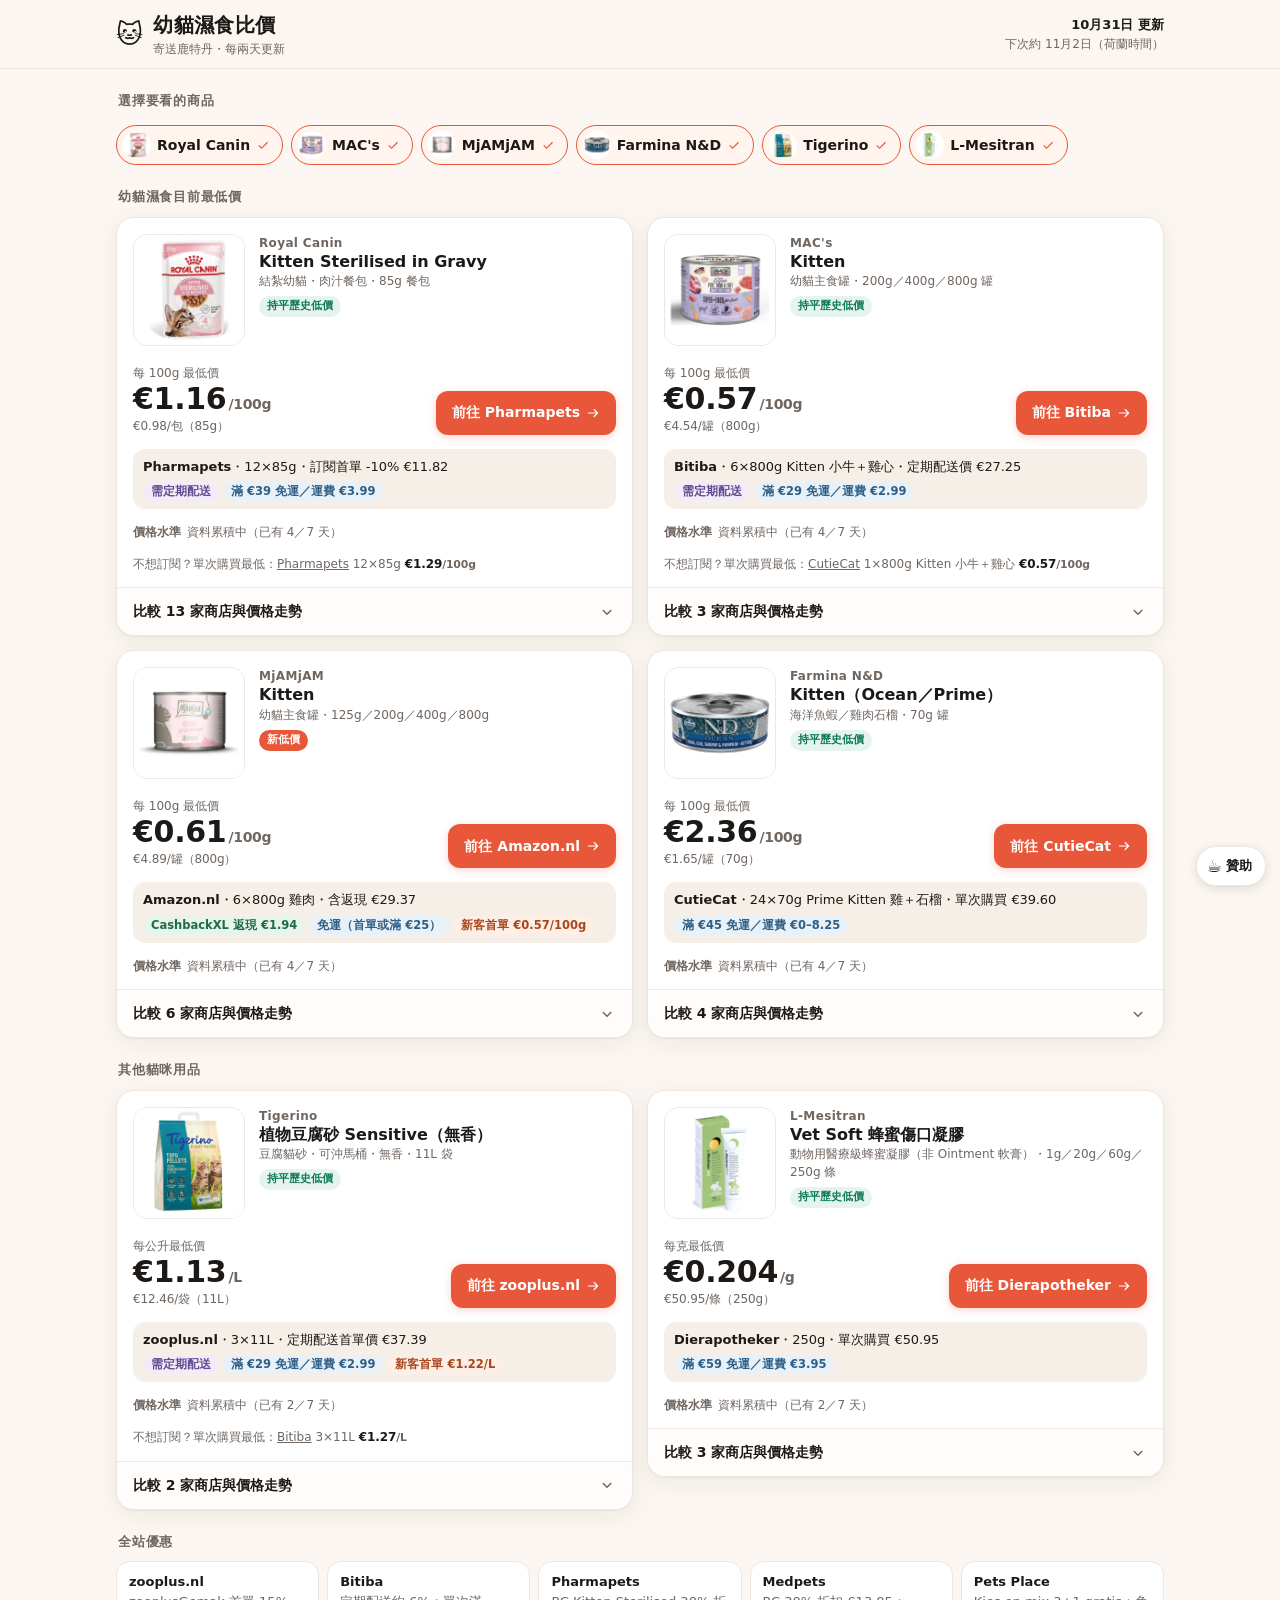
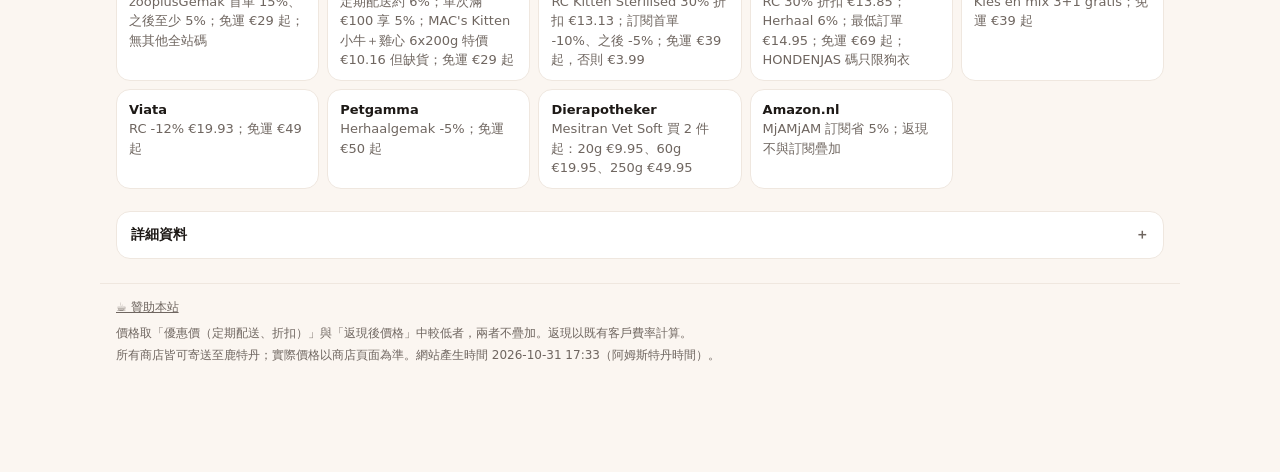
<file: docs/index.html>
<!doctype html>
<html lang="zh-Hant-TW">
<head>
<meta charset="utf-8">
<meta name="viewport" content="width=device-width,initial-scale=1,viewport-fit=cover">
<title>幼貓濕食比價｜每兩天更新</title>
<meta name="verification" content="ed02e5478d3a4b658cb3e1f78148c531" />
  <meta name="130d71a55195f45" content="bb93932e8c13df0b96f4deea7f7178f3" />
<meta name="description" content="追蹤荷蘭各大寵物網店的幼貓濕食價格，每兩天更新一次。最後更新：2026年10月31日">
<meta name="theme-color" content="#fff7f2">
<link rel="icon" type="image/png" sizes="32x32" href="favicon-32.png?v=2">
<link rel="icon" href="favicon.ico?v=2" sizes="any">
<link rel="apple-touch-icon" sizes="180x180" href="apple-touch-icon.png?v=2">
<link rel="manifest" href="manifest.webmanifest?v=2">
<meta name="apple-mobile-web-app-title" content="貓罐比價">
<link rel="stylesheet" href="assets/style.css?v=202610311733">
</head>
<body>
<header class="top">
  <div class="wrap">
    <div class="brand"><span class="logo" aria-hidden="true">🐱</span><div><h1>幼貓濕食比價</h1><p class="sub">寄送鹿特丹・每兩天更新</p></div></div>
    <div class="updated" id="updated"></div>
  </div>
</header>
<main class="wrap" id="app"><noscript>請開啟 JavaScript 以檢視價格。</noscript></main>
<footer class="wrap foot" id="foot"></footer>
<a class="fab" href="https://donate.stripe.com/14A28q0Hk2EweXg6pc1wY00" target="_blank" rel="noopener" title="本站免費，喜歡的話可以請我喝杯咖啡" aria-label="贊助本站，請我喝杯咖啡（另開新視窗）"><span aria-hidden="true">☕</span><span class="fab-lbl">贊助</span></a>
<script id="site-data" type="application/json">{"title":"幼貓濕食比價","updated":"2026-10-31","updated_zh":"2026年10月31日","next_zh":"11月2日","generated_zh":"2026-10-31 17:33","location":"鹿特丹","feedback_url":"","products":[{"id":"rc_kitten_sterilised_gravy","brand":"Royal Canin","name":"Kitten Sterilised in Gravy","desc":"結紮幼貓・肉汁餐包","pack":"85g 餐包","unit_word":"包","base":"100g","group":"food","image":"assets/products/rc_kitten_sterilised_gravy.webp","date":"2026-10-31","best":{"shop":"Pharmapets","variant":"12x85g","units":12,"unit_g":85,"list_price":13.13,"price":11.82,"unit":0.985,"per100g":1.159,"pb":1.159,"size":"85g","basis":"訂閱首單 -10%","autoship":true,"one_time_unit":1.094,"one_time_per100g":1.287,"one_time_pb":1.287,"conditions":["滿 €39 免運・運費 €3.99","需訂閱定期配送"],"tags":[{"k":"sub","t":"需定期配送"},{"k":"ship","t":"滿 €39 免運／運費 €3.99"}],"new_customer":null,"in_stock":true,"verified":true,"status":"verified","url":"https://www.pharmapets.nl/royal-canin-kitten-sterilised-12x-85gr.html","detail":"30% 折扣（原價 €18.75）；curl 403，WebFetch 讀取成功；訂閱首單 -10%（上限 €15）、之後 -5% 由官方 /abonnement 頁確認"},"one_time_best":{"shop":"Pharmapets","variant":"12x85g","unit":1.094,"unit_g":85,"url":"https://www.pharmapets.nl/royal-canin-kitten-sterilised-12x-85gr.html","per100g":1.287,"pb":1.287},"badge":{"kind":"at_low","text":"持平歷史低價"},"level":{"status":"collecting","n":4,"need":7},"history":[{"date":"2026-10-25","unit":1.319,"per100g":1.552,"pb":1.552,"one_time_unit":1.402},{"date":"2026-10-27","unit":1.083,"per100g":1.275,"pb":1.275,"one_time_unit":1.116},{"date":"2026-10-30","unit":0.985,"per100g":1.159,"pb":1.159,"one_time_unit":1.094},{"date":"2026-10-31","unit":0.985,"per100g":1.159,"pb":1.159,"one_time_unit":1.094}],"offers":[{"shop":"Pharmapets","variant":"12x85g","units":12,"unit_g":85,"list_price":13.13,"price":11.82,"unit":0.985,"per100g":1.159,"pb":1.159,"size":"85g","basis":"訂閱首單 -10%","autoship":true,"one_time_unit":1.094,"one_time_per100g":1.287,"one_time_pb":1.287,"conditions":["滿 €39 免運・運費 €3.99","需訂閱定期配送"],"tags":[{"k":"sub","t":"需定期配送"},{"k":"ship","t":"滿 €39 免運／運費 €3.99"}],"new_customer":null,"in_stock":true,"verified":true,"status":"verified","url":"https://www.pharmapets.nl/royal-canin-kitten-sterilised-12x-85gr.html","detail":"30% 折扣（原價 €18.75）；curl 403，WebFetch 讀取成功；訂閱首單 -10%（上限 €15）、之後 -5% 由官方 /abonnement 頁確認"},{"shop":"Medpets","variant":"12x85g","units":12,"unit_g":85,"list_price":13.85,"price":13.0,"unit":1.083,"per100g":1.275,"pb":1.275,"size":"85g","basis":"定期訂購價","autoship":true,"one_time_unit":1.116,"one_time_per100g":1.313,"one_time_pb":1.313,"conditions":["滿 €69 免運・運費 €3.95・最低訂單 €14.95","需訂閱定期配送"],"tags":[{"k":"sub","t":"需定期配送"},{"k":"ship","t":"滿 €69 免運／運費 €3.95"},{"k":"cond","t":"最低消費 €14.95"}],"new_customer":null,"in_stock":true,"verified":true,"status":"verified","url":"https://www.medpets.nl/royal-canin-kitten-sterilised-gravy-maaltijdzakje","detail":"30% 折扣（原價約 €19.79）"},{"shop":"Pets Place","variant":"12x85g","units":12,"unit_g":85,"list_price":19.95,"price":14.96,"unit":1.247,"per100g":1.467,"pb":1.467,"size":"85g","basis":"Kies en mix 3+1 gratis","autoship":false,"one_time_unit":null,"one_time_per100g":null,"one_time_pb":null,"conditions":["滿 €39 免運"],"tags":[{"k":"ship","t":"滿 €39 免運"}],"new_customer":null,"in_stock":true,"verified":true,"status":"verified","url":"https://www.petsplace.nl/royal-canin-kitten-sterilised-gravy-kitten-kattenvoer-9003579007129-pps","detail":"Kies en mix 3+1 gratis；3+1 = 4 盒以上 25% 折扣；4 盒 €59.85 已過免運門檻 €39"},{"shop":"zooplus.nl","variant":"48x85g","units":48,"unit_g":85,"list_price":76.49,"price":65.02,"unit":1.355,"per100g":1.594,"pb":1.594,"size":"85g","basis":"定期配送首單價","autoship":true,"one_time_unit":1.576,"one_time_per100g":1.854,"one_time_pb":1.854,"conditions":["滿 €29 免運・運費 €2.99","需訂閱定期配送"],"tags":[{"k":"sub","t":"需定期配送"},{"k":"ship","t":"滿 €29 免運／運費 €2.99"}],"new_customer":{"portal":"CashbackXL","rate_pct":10.0,"unit":1.462,"price":70.17,"per100g":1.72,"pb":1.72},"in_stock":true,"verified":true,"status":"verified","url":"https://www.zooplus.nl/shop/katten/kattenvoer_blik/royal_canin/kitten/1200123","detail":""},{"shop":"Petgamma","variant":"12x85g","units":12,"unit_g":85,"list_price":17.55,"price":16.67,"unit":1.389,"per100g":1.634,"pb":1.634,"size":"85g","basis":"定期配送價","autoship":true,"one_time_unit":1.402,"one_time_per100g":1.649,"one_time_pb":1.649,"conditions":["滿 €50 免運","需訂閱定期配送"],"tags":[{"k":"sub","t":"需定期配送"},{"k":"ship","t":"滿 €50 免運"}],"new_customer":null,"in_stock":true,"verified":true,"status":"verified","url":"https://www.petgamma.com/nl/p/12x-kitten-sterilised-gravy-kattenvoer-nat-85-gr","detail":"curl 403，WebFetch 讀取成功"},{"shop":"zooplus.nl","variant":"24x85g","units":24,"unit_g":85,"list_price":39.49,"price":33.57,"unit":1.399,"per100g":1.646,"pb":1.646,"size":"85g","basis":"定期配送首單價","autoship":true,"one_time_unit":1.628,"one_time_per100g":1.915,"one_time_pb":1.915,"conditions":["滿 €29 免運・運費 €2.99","需訂閱定期配送"],"tags":[{"k":"sub","t":"需定期配送"},{"k":"ship","t":"滿 €29 免運／運費 €2.99"}],"new_customer":{"portal":"CashbackXL","rate_pct":10.0,"unit":1.51,"price":36.23,"per100g":1.776,"pb":1.776},"in_stock":true,"verified":true,"status":"verified","url":"https://www.zooplus.nl/shop/katten/kattenvoer_blik/royal_canin/kitten/1200123","detail":""},{"shop":"zooplus.nl","variant":"12x85g","units":12,"unit_g":85,"list_price":19.79,"price":16.82,"unit":1.402,"per100g":1.649,"pb":1.649,"size":"85g","basis":"定期配送首單價","autoship":true,"one_time_unit":1.631,"one_time_per100g":1.919,"one_time_pb":1.919,"conditions":["滿 €29 免運・運費 €2.99","需訂閱定期配送"],"tags":[{"k":"sub","t":"需定期配送"},{"k":"ship","t":"滿 €29 免運／運費 €2.99"}],"new_customer":{"portal":"CashbackXL","rate_pct":10.0,"unit":1.512,"price":18.15,"per100g":1.779,"pb":1.779},"in_stock":true,"verified":true,"status":"verified","url":"https://www.zooplus.nl/shop/katten/kattenvoer_blik/royal_canin/kitten/1200123","detail":""},{"shop":"Bitiba","variant":"48x85g","units":48,"unit_g":85,"list_price":73.69,"price":69.27,"unit":1.443,"per100g":1.698,"pb":1.698,"size":"85g","basis":"定期配送價","autoship":true,"one_time_unit":1.535,"one_time_per100g":1.806,"one_time_pb":1.806,"conditions":["滿 €29 免運・運費 €2.99","需訂閱定期配送"],"tags":[{"k":"sub","t":"需定期配送"},{"k":"ship","t":"滿 €29 免運／運費 €2.99"}],"new_customer":null,"in_stock":true,"verified":true,"status":"verified","url":"https://www.bitiba.nl/shop/katten/kattenvoer_blik/royal_canin/kitten/1200128","detail":""},{"shop":"Bitiba","variant":"24x85g","units":24,"unit_g":85,"list_price":37.29,"price":35.05,"unit":1.46,"per100g":1.718,"pb":1.718,"size":"85g","basis":"定期配送價","autoship":true,"one_time_unit":1.554,"one_time_per100g":1.828,"one_time_pb":1.828,"conditions":["滿 €29 免運・運費 €2.99","需訂閱定期配送"],"tags":[{"k":"sub","t":"需定期配送"},{"k":"ship","t":"滿 €29 免運／運費 €2.99"}],"new_customer":null,"in_stock":true,"verified":true,"status":"verified","url":"https://www.bitiba.nl/shop/katten/kattenvoer_blik/royal_canin/kitten/1200128","detail":""},{"shop":"Bitiba","variant":"12x85g","units":12,"unit_g":85,"list_price":18.99,"price":17.85,"unit":1.488,"per100g":1.75,"pb":1.75,"size":"85g","basis":"定期配送價","autoship":true,"one_time_unit":1.582,"one_time_per100g":1.861,"one_time_pb":1.861,"conditions":["滿 €29 免運・運費 €2.99","需訂閱定期配送"],"tags":[{"k":"sub","t":"需定期配送"},{"k":"ship","t":"滿 €29 免運／運費 €2.99"}],"new_customer":null,"in_stock":true,"verified":true,"status":"verified","url":"https://www.bitiba.nl/shop/katten/kattenvoer_blik/royal_canin/kitten/1200128","detail":""},{"shop":"Brekz","variant":"48x85g","units":48,"unit_g":85,"list_price":76.35,"price":76.35,"unit":1.591,"per100g":1.871,"pb":1.871,"size":"85g","basis":"單次購買","autoship":false,"one_time_unit":null,"one_time_per100g":null,"one_time_pb":null,"conditions":["滿 €35 免運"],"tags":[{"k":"ship","t":"滿 €35 免運"}],"new_customer":null,"in_stock":true,"verified":true,"status":"verified","url":"https://www.brekz.nl/royal-canin-nat-kattenvoer/royal-canin-kitten-sterilised-in-gravy-natvoer-kat-85-g.html","detail":""},{"shop":"Brekz","variant":"24x85g","units":24,"unit_g":85,"list_price":39.19,"price":39.19,"unit":1.633,"per100g":1.921,"pb":1.921,"size":"85g","basis":"單次購買","autoship":false,"one_time_unit":null,"one_time_per100g":null,"one_time_pb":null,"conditions":["滿 €35 免運"],"tags":[{"k":"ship","t":"滿 €35 免運"}],"new_customer":null,"in_stock":true,"verified":true,"status":"verified","url":"https://www.brekz.nl/royal-canin-nat-kattenvoer/royal-canin-kitten-sterilised-in-gravy-natvoer-kat-85-g.html","detail":""},{"shop":"Viata","variant":"12x85g","units":12,"unit_g":85,"list_price":19.93,"price":19.93,"unit":1.661,"per100g":1.954,"pb":1.954,"size":"85g","basis":"單次購買","autoship":false,"one_time_unit":null,"one_time_per100g":null,"one_time_pb":null,"conditions":["滿 €49 免運"],"tags":[{"k":"ship","t":"滿 €49 免運"}],"new_customer":null,"in_stock":true,"verified":true,"status":"verified","url":"https://www.viata.nl/royal-canin-feline-sterilised-kitten-versheidszakjes-12x85-g-nl","detail":"-12%（原價 €22.75）；curl 403，WebFetch 讀取成功"},{"shop":"Brekz","variant":"12x85g","units":12,"unit_g":85,"list_price":19.99,"price":19.99,"unit":1.666,"per100g":1.96,"pb":1.96,"size":"85g","basis":"單次購買","autoship":false,"one_time_unit":null,"one_time_per100g":null,"one_time_pb":null,"conditions":["滿 €35 免運"],"tags":[{"k":"ship","t":"滿 €35 免運"}],"new_customer":null,"in_stock":true,"verified":true,"status":"verified","url":"https://www.brekz.nl/royal-canin-nat-kattenvoer/royal-canin-kitten-sterilised-in-gravy-natvoer-kat-85-g.html","detail":""},{"shop":"Intratuin","variant":"12x85g","units":12,"unit_g":85,"list_price":19.99,"price":19.99,"unit":1.666,"per100g":1.96,"pb":1.96,"size":"85g","basis":"單次購買","autoship":false,"one_time_unit":null,"one_time_per100g":null,"one_time_pb":null,"conditions":["滿 €40 免運・運費 €4.95"],"tags":[{"k":"ship","t":"滿 €40 免運／運費 €4.95"}],"new_customer":null,"in_stock":true,"verified":true,"status":"verified","url":"https://www.intratuin.nl/royal-canin-kattenvoer-in-saus-gesteriliseerde-kittens-85-g-12-stuks.html","detail":""},{"shop":"Amazon.nl","variant":"48x85g","units":48,"unit_g":85,"list_price":87.67,"price":82.24,"unit":1.713,"per100g":2.016,"pb":2.016,"size":"85g","basis":"含返現","autoship":false,"one_time_unit":null,"one_time_per100g":null,"one_time_pb":null,"conditions":["免運","經 CashbackXL 返現 €5.43"],"tags":[{"k":"cash","t":"CashbackXL 返現 €5.43"},{"k":"ship","t":"免運"}],"new_customer":{"portal":"CashbackXL","rate_pct":15.0,"unit":1.6,"price":76.8,"per100g":1.882,"pb":1.882},"in_stock":true,"verified":true,"status":"verified","url":"https://www.amazon.nl/s?k=royal+canin+kitten+sterilised+gravy","detail":""},{"shop":"Diebo","variant":"12x85g","units":12,"unit_g":85,"list_price":15.95,"price":20.9,"unit":1.742,"per100g":2.049,"pb":2.049,"size":"85g","basis":"含運費","autoship":false,"one_time_unit":null,"one_time_per100g":null,"one_time_pb":null,"conditions":["運費 €4.95"],"tags":[{"k":"ship","t":"運費 €4.95"}],"new_customer":null,"in_stock":true,"verified":true,"status":"verified","url":"https://www.diebo.nl/royal-canin-kattenvoer-kitten-sterilised-gravy-12-x-85-gr","detail":""},{"shop":"Amazon.nl","variant":"12x85g","units":12,"unit_g":85,"list_price":24.94,"price":23.39,"unit":1.949,"per100g":2.293,"pb":2.293,"size":"85g","basis":"含返現","autoship":false,"one_time_unit":null,"one_time_per100g":null,"one_time_pb":null,"conditions":["免運","經 CashbackXL 返現 €1.55"],"tags":[{"k":"cash","t":"CashbackXL 返現 €1.55"},{"k":"ship","t":"免運"}],"new_customer":{"portal":"CashbackXL","rate_pct":15.0,"unit":1.821,"price":21.85,"per100g":2.142,"pb":2.142},"in_stock":true,"verified":true,"status":"verified","url":"https://www.amazon.nl/s?k=royal+canin+kitten+sterilised+gravy","detail":""},{"shop":"Zoolini","variant":"12x85g","units":12,"unit_g":85,"list_price":23.49,"price":23.49,"unit":1.957,"per100g":2.303,"pb":2.303,"size":"85g","basis":"單次購買","autoship":false,"one_time_unit":null,"one_time_per100g":null,"one_time_pb":null,"conditions":["滿 €64.90 免運・運費 €6.90"],"tags":[{"k":"ship","t":"滿 €64.90 免運／運費 €6.90"}],"new_customer":null,"in_stock":true,"verified":true,"status":"verified","url":"https://www.zoolini.nl/royal-canin/kitten-sterilised-in-jelly-12x85g?sai=10231","detail":""},{"shop":"Zooveel","variant":"12x85g","units":12,"unit_g":85,"list_price":16.95,"price":24.15,"unit":2.012,"per100g":2.368,"pb":2.368,"size":"85g","basis":"含運費","autoship":false,"one_time_unit":null,"one_time_per100g":null,"one_time_pb":null,"conditions":["滿 €75 免運・運費 €7.20"],"tags":[{"k":"ship","t":"滿 €75 免運／運費 €7.20"}],"new_customer":null,"in_stock":true,"verified":true,"status":"verified","url":"https://www.zooveel.nl/kat/natvoer/royal-canin-kattenvoer-kitten-sterilised-gravy-12-x-85-gr","detail":""},{"shop":"bol.com（Plaza 賣家）","variant":"12x85g","units":12,"unit_g":85,"list_price":24.93,"price":24.93,"unit":2.078,"per100g":2.444,"pb":2.444,"size":"85g","basis":"單次購買","autoship":false,"one_time_unit":null,"one_time_per100g":null,"one_time_pb":null,"conditions":["依賣家而定"],"tags":[{"k":"ship","t":"依賣家而定"}],"new_customer":null,"in_stock":true,"verified":false,"status":"partly_verified","url":"https://www.bol.com/nl/nl/p/royal-canin-kitten-sterilised-gravy-kitten-kattenvoer-12x85-g/9300000064660027/","detail":"bol.com 商品頁 curl／WebFetch 皆 403（10/25 起每次都擋）；價格只取自 kieskeurig"},{"shop":"Newpharma","variant":"12x85g","units":12,"unit_g":85,"list_price":18.49,"price":25.68,"unit":2.14,"per100g":2.518,"pb":2.518,"size":"85g","basis":"含運費","autoship":false,"one_time_unit":null,"one_time_per100g":null,"one_time_pb":null,"conditions":["運費 €7.19"],"tags":[{"k":"ship","t":"運費 €7.19"}],"new_customer":null,"in_stock":true,"verified":false,"status":"partly_verified","url":"https://www.kieskeurig.nl/","detail":"只取自 kieskeurig（€18.49＋運費 €7.19）"}],"main_count":20,"shop_count":13,"mixed_sizes":false},{"id":"macs_kitten","brand":"MAC's","name":"Kitten","desc":"幼貓主食罐","pack":"200g／400g／800g 罐","unit_word":"罐","base":"100g","group":"food","image":"assets/products/macs_kitten.webp","date":"2026-10-31","best":{"shop":"Bitiba","variant":"6x800g Kitten 小牛＋雞心","units":6,"unit_g":800,"list_price":28.99,"price":27.25,"unit":4.542,"per100g":0.568,"pb":0.568,"size":"800g","basis":"定期配送價","autoship":true,"one_time_unit":4.832,"one_time_per100g":0.604,"one_time_pb":0.604,"conditions":["滿 €29 免運・運費 €2.99","需訂閱定期配送"],"tags":[{"k":"sub","t":"需定期配送"},{"k":"ship","t":"滿 €29 免運／運費 €2.99"}],"new_customer":null,"in_stock":true,"verified":true,"status":"verified","url":"https://www.bitiba.nl/shop/katten/kattenvoer_blik/macs/249562/579522","detail":""},"one_time_best":{"shop":"CutieCat","variant":"1x800g Kitten 小牛＋雞心","unit":4.55,"unit_g":800,"url":"https://cutiecat.nl/product/macs-kittenvoer-blikjes-800g/","per100g":0.569,"pb":0.569},"badge":{"kind":"at_low","text":"持平歷史低價"},"level":{"status":"collecting","n":4,"need":7},"history":[{"date":"2026-10-25","unit":2.708,"per100g":0.677,"pb":0.677,"one_time_unit":1.693},{"date":"2026-10-27","unit":4.542,"per100g":0.568,"pb":0.568,"one_time_unit":1.693},{"date":"2026-10-30","unit":4.542,"per100g":0.568,"pb":0.568,"one_time_unit":1.693},{"date":"2026-10-31","unit":4.542,"per100g":0.568,"pb":0.568,"one_time_unit":1.791}],"offers":[{"shop":"Bitiba","variant":"6x800g Kitten 小牛＋雞心","units":6,"unit_g":800,"list_price":28.99,"price":27.25,"unit":4.542,"per100g":0.568,"pb":0.568,"size":"800g","basis":"定期配送價","autoship":true,"one_time_unit":4.832,"one_time_per100g":0.604,"one_time_pb":0.604,"conditions":["滿 €29 免運・運費 €2.99","需訂閱定期配送"],"tags":[{"k":"sub","t":"需定期配送"},{"k":"ship","t":"滿 €29 免運／運費 €2.99"}],"new_customer":null,"in_stock":true,"verified":true,"status":"verified","url":"https://www.bitiba.nl/shop/katten/kattenvoer_blik/macs/249562/579522","detail":""},{"shop":"CutieCat","variant":"1x800g Kitten 小牛＋雞心","units":1,"unit_g":800,"list_price":4.55,"price":4.55,"unit":4.55,"per100g":0.569,"pb":0.569,"size":"800g","basis":"單次購買","autoship":false,"one_time_unit":null,"one_time_per100g":null,"one_time_pb":null,"conditions":["滿 €45 免運・運費 €0–8.25"],"tags":[{"k":"ship","t":"滿 €45 免運／運費 €0–8.25"}],"new_customer":null,"in_stock":true,"verified":true,"status":"verified","url":"https://cutiecat.nl/product/macs-kittenvoer-blikjes-800g/","detail":""},{"shop":"CutieCat","variant":"1x800g Kitten 火雞＋兔","units":1,"unit_g":800,"list_price":4.58,"price":4.58,"unit":4.58,"per100g":0.573,"pb":0.573,"size":"800g","basis":"單次購買","autoship":false,"one_time_unit":null,"one_time_per100g":null,"one_time_pb":null,"conditions":["滿 €45 免運・運費 €0–8.25"],"tags":[{"k":"ship","t":"滿 €45 免運／運費 €0–8.25"}],"new_customer":null,"in_stock":true,"verified":true,"status":"verified","url":"https://cutiecat.nl/product/macs-kittenvoer-blikjes-800g/","detail":""},{"shop":"CutieCat","variant":"1x800g Kitten 火雞／牛／鴨","units":1,"unit_g":800,"list_price":4.61,"price":4.61,"unit":4.61,"per100g":0.576,"pb":0.576,"size":"800g","basis":"單次購買","autoship":false,"one_time_unit":null,"one_time_per100g":null,"one_time_pb":null,"conditions":["滿 €45 免運・運費 €0–8.25"],"tags":[{"k":"ship","t":"滿 €45 免運／運費 €0–8.25"}],"new_customer":null,"in_stock":true,"verified":true,"status":"verified","url":"https://cutiecat.nl/product/macs-kittenvoer-blikjes-800g/","detail":""},{"shop":"CutieCat","variant":"1x400g Kitten 小牛＋雞心","units":1,"unit_g":400,"list_price":2.85,"price":2.85,"unit":2.85,"per100g":0.713,"pb":0.713,"size":"400g","basis":"單次購買","autoship":false,"one_time_unit":null,"one_time_per100g":null,"one_time_pb":null,"conditions":["滿 €45 免運・運費 €0–8.25"],"tags":[{"k":"ship","t":"滿 €45 免運／運費 €0–8.25"}],"new_customer":null,"in_stock":true,"verified":true,"status":"verified","url":"https://cutiecat.nl/product/macs-kittenvoer-blikjes-400g/","detail":""},{"shop":"CutieCat","variant":"1x400g Kitten 火雞＋兔","units":1,"unit_g":400,"list_price":3.01,"price":3.01,"unit":3.01,"per100g":0.752,"pb":0.752,"size":"400g","basis":"單次購買","autoship":false,"one_time_unit":null,"one_time_per100g":null,"one_time_pb":null,"conditions":["滿 €45 免運・運費 €0–8.25"],"tags":[{"k":"ship","t":"滿 €45 免運／運費 €0–8.25"}],"new_customer":null,"in_stock":true,"verified":true,"status":"verified","url":"https://cutiecat.nl/product/macs-kittenvoer-blikjes-800g/","detail":""},{"shop":"CutieCat","variant":"1x400g Kitten 火雞／牛／鴨","units":1,"unit_g":400,"list_price":3.07,"price":3.07,"unit":3.07,"per100g":0.767,"pb":0.767,"size":"400g","basis":"單次購買","autoship":false,"one_time_unit":null,"one_time_per100g":null,"one_time_pb":null,"conditions":["滿 €45 免運・運費 €0–8.25"],"tags":[{"k":"ship","t":"滿 €45 免運／運費 €0–8.25"}],"new_customer":null,"in_stock":true,"verified":true,"status":"verified","url":"https://cutiecat.nl/product/macs-kittenvoer-blikjes-800g/","detail":""},{"shop":"CutieCat","variant":"12x200g Kitten 小牛＋雞心","units":12,"unit_g":200,"list_price":21.49,"price":21.49,"unit":1.791,"per100g":0.895,"pb":0.895,"size":"200g","basis":"單次購買","autoship":false,"one_time_unit":null,"one_time_per100g":null,"one_time_pb":null,"conditions":["滿 €45 免運・運費 €0–8.25"],"tags":[{"k":"ship","t":"滿 €45 免運／運費 €0–8.25"}],"new_customer":null,"in_stock":true,"verified":true,"status":"verified","url":"https://cutiecat.nl/product/macs-kitten-natvoer-blikjes-200g/","detail":""},{"shop":"CutieCat","variant":"12x200g Kitten 火雞／牛／鴨","units":12,"unit_g":200,"list_price":21.49,"price":21.49,"unit":1.791,"per100g":0.895,"pb":0.895,"size":"200g","basis":"單次購買","autoship":false,"one_time_unit":null,"one_time_per100g":null,"one_time_pb":null,"conditions":["滿 €45 免運・運費 €0–8.25"],"tags":[{"k":"ship","t":"滿 €45 免運／運費 €0–8.25"}],"new_customer":null,"in_stock":true,"verified":true,"status":"verified","url":"https://cutiecat.nl/product/macs-kitten-natvoer-blikjes-200g/","detail":""},{"shop":"CutieCat","variant":"1x200g Kitten 小牛＋雞心","units":1,"unit_g":200,"list_price":1.88,"price":1.88,"unit":1.88,"per100g":0.94,"pb":0.94,"size":"200g","basis":"單次購買","autoship":false,"one_time_unit":null,"one_time_per100g":null,"one_time_pb":null,"conditions":["滿 €45 免運・運費 €0–8.25"],"tags":[{"k":"ship","t":"滿 €45 免運／運費 €0–8.25"}],"new_customer":null,"in_stock":true,"verified":true,"status":"verified","url":"https://cutiecat.nl/product/macs-kitten-natvoer-blikjes-200g/","detail":""},{"shop":"CutieCat","variant":"1x200g Kitten 火雞／牛／鴨","units":1,"unit_g":200,"list_price":1.88,"price":1.88,"unit":1.88,"per100g":0.94,"pb":0.94,"size":"200g","basis":"單次購買","autoship":false,"one_time_unit":null,"one_time_per100g":null,"one_time_pb":null,"conditions":["滿 €45 免運・運費 €0–8.25"],"tags":[{"k":"ship","t":"滿 €45 免運／運費 €0–8.25"}],"new_customer":null,"in_stock":true,"verified":true,"status":"verified","url":"https://cutiecat.nl/product/macs-kitten-natvoer-blikjes-200g/","detail":""},{"shop":"CutieCat","variant":"12x200g Kitten 火雞＋兔","units":12,"unit_g":200,"list_price":23.18,"price":23.18,"unit":1.932,"per100g":0.966,"pb":0.966,"size":"200g","basis":"單次購買","autoship":false,"one_time_unit":null,"one_time_per100g":null,"one_time_pb":null,"conditions":["滿 €45 免運・運費 €0–8.25"],"tags":[{"k":"ship","t":"滿 €45 免運／運費 €0–8.25"}],"new_customer":null,"in_stock":true,"verified":true,"status":"verified","url":"https://cutiecat.nl/product/macs-kitten-natvoer-blikjes-200g/","detail":""},{"shop":"Bitiba","variant":"6x200g Kitten","units":6,"unit_g":200,"list_price":12.49,"price":11.74,"unit":1.957,"per100g":0.978,"pb":0.978,"size":"200g","basis":"定期配送價","autoship":true,"one_time_unit":2.082,"one_time_per100g":1.041,"one_time_pb":1.041,"conditions":["滿 €29 免運・運費 €2.99","需訂閱定期配送"],"tags":[{"k":"sub","t":"需定期配送"},{"k":"ship","t":"滿 €29 免運／運費 €2.99"}],"new_customer":null,"in_stock":true,"verified":true,"status":"verified","url":"https://www.bitiba.nl/shop/katten/kattenvoer_blik/macs/249562/579519?variantId=579519.6","detail":""},{"shop":"Bitiba","variant":"6x200g Kitten 火雞＋兔","units":6,"unit_g":200,"list_price":12.49,"price":11.74,"unit":1.957,"per100g":0.978,"pb":0.978,"size":"200g","basis":"定期配送價","autoship":true,"one_time_unit":2.082,"one_time_per100g":1.041,"one_time_pb":1.041,"conditions":["滿 €29 免運・運費 €2.99","需訂閱定期配送"],"tags":[{"k":"sub","t":"需定期配送"},{"k":"ship","t":"滿 €29 免運／運費 €2.99"}],"new_customer":null,"in_stock":true,"verified":true,"status":"verified","url":"https://www.bitiba.nl/shop/katten/kattenvoer_blik/macs/249562/579519?variantId=579519.6","detail":""},{"shop":"CutieCat","variant":"1x200g Kitten 火雞＋兔","units":1,"unit_g":200,"list_price":2.02,"price":2.02,"unit":2.02,"per100g":1.01,"pb":1.01,"size":"200g","basis":"單次購買","autoship":false,"one_time_unit":null,"one_time_per100g":null,"one_time_pb":null,"conditions":["滿 €45 免運・運費 €0–8.25"],"tags":[{"k":"ship","t":"滿 €45 免運／運費 €0–8.25"}],"new_customer":null,"in_stock":true,"verified":true,"status":"verified","url":"https://cutiecat.nl/product/macs-kitten-natvoer-blikjes-200g/","detail":""},{"shop":"zooplus.nl","variant":"6x200g Kitten 火雞／牛／鴨","units":6,"unit_g":200,"list_price":12.49,"price":12.35,"unit":2.058,"per100g":1.029,"pb":1.029,"size":"200g","basis":"含返現","autoship":false,"one_time_unit":null,"one_time_per100g":null,"one_time_pb":null,"conditions":["滿 €29 免運・運費 €2.99","經 ShopBuddies 返現 €0.14"],"tags":[{"k":"cash","t":"ShopBuddies 返現 €0.14"},{"k":"ship","t":"滿 €29 免運／運費 €2.99"}],"new_customer":{"portal":"CashbackXL","rate_pct":10.0,"unit":1.91,"price":11.46,"per100g":0.955,"pb":0.955},"in_stock":true,"verified":true,"status":"verified","url":"https://www.zooplus.nl/shop/katten/kattenvoer_blik/macs_s/mac_s_blikken/444155","detail":""},{"shop":"zooplus.nl","variant":"6x200g Kitten 火雞＋兔","units":6,"unit_g":200,"list_price":12.49,"price":12.35,"unit":2.058,"per100g":1.029,"pb":1.029,"size":"200g","basis":"含返現","autoship":false,"one_time_unit":null,"one_time_per100g":null,"one_time_pb":null,"conditions":["滿 €29 免運・運費 €2.99","經 ShopBuddies 返現 €0.14"],"tags":[{"k":"cash","t":"ShopBuddies 返現 €0.14"},{"k":"ship","t":"滿 €29 免運／運費 €2.99"}],"new_customer":{"portal":"CashbackXL","rate_pct":10.0,"unit":1.91,"price":11.46,"per100g":0.955,"pb":0.955},"in_stock":true,"verified":true,"status":"verified","url":"https://www.zooplus.nl/shop/katten/kattenvoer_blik/macs_s/mac_s_blikken/444155","detail":""},{"shop":"Bitiba","variant":"6x400g Kitten 小牛＋雞心","units":6,"unit_g":400,"list_price":17.29,"price":16.25,"unit":2.708,"per100g":0.677,"pb":0.677,"size":"400g","basis":"定期配送價","autoship":true,"one_time_unit":2.882,"one_time_per100g":0.721,"one_time_pb":0.721,"conditions":["滿 €29 免運・運費 €2.99","需訂閱定期配送"],"tags":[{"k":"sub","t":"需定期配送"},{"k":"ship","t":"滿 €29 免運／運費 €2.99"}],"new_customer":null,"in_stock":false,"verified":true,"status":"verified","url":"https://www.bitiba.nl/shop/katten/kattenvoer_blik/macs/249562/579518","detail":"10/31 缺貨"},{"shop":"zooplus.nl","variant":"6x400g Kitten 小牛＋雞心","units":6,"unit_g":400,"list_price":17.29,"price":17.1,"unit":2.85,"per100g":0.713,"pb":0.713,"size":"400g","basis":"含返現","autoship":false,"one_time_unit":null,"one_time_per100g":null,"one_time_pb":null,"conditions":["滿 €29 免運・運費 €2.99","經 ShopBuddies 返現 €0.19"],"tags":[{"k":"cash","t":"ShopBuddies 返現 €0.19"},{"k":"ship","t":"滿 €29 免運／運費 €2.99"}],"new_customer":{"portal":"CashbackXL","rate_pct":10.0,"unit":2.643,"price":15.86,"per100g":0.661,"pb":0.661},"in_stock":false,"verified":true,"status":"verified","url":"https://www.zooplus.nl/shop/katten/kattenvoer_blik/macs_s/mac_s_blikken/444159","detail":"10/31 缺貨"},{"shop":"Bitiba","variant":"6x400g Kitten 火雞／牛／鴨","units":6,"unit_g":400,"list_price":18.19,"price":17.1,"unit":2.85,"per100g":0.713,"pb":0.713,"size":"400g","basis":"定期配送價","autoship":true,"one_time_unit":3.032,"one_time_per100g":0.758,"one_time_pb":0.758,"conditions":["滿 €29 免運・運費 €2.99","需訂閱定期配送"],"tags":[{"k":"sub","t":"需定期配送"},{"k":"ship","t":"滿 €29 免運／運費 €2.99"}],"new_customer":null,"in_stock":false,"verified":true,"status":"verified","url":"https://www.bitiba.nl/shop/katten/kattenvoer_blik/macs/249562/579518","detail":"10/31 缺貨"},{"shop":"zooplus.nl","variant":"6x400g Kitten 火雞／牛／鴨","units":6,"unit_g":400,"list_price":18.19,"price":17.99,"unit":2.998,"per100g":0.75,"pb":0.75,"size":"400g","basis":"含返現","autoship":false,"one_time_unit":null,"one_time_per100g":null,"one_time_pb":null,"conditions":["滿 €29 免運・運費 €2.99","經 ShopBuddies 返現 €0.20"],"tags":[{"k":"cash","t":"ShopBuddies 返現 €0.20"},{"k":"ship","t":"滿 €29 免運／運費 €2.99"}],"new_customer":{"portal":"CashbackXL","rate_pct":10.0,"unit":2.782,"price":16.69,"per100g":0.696,"pb":0.696},"in_stock":false,"verified":true,"status":"verified","url":"https://www.zooplus.nl/shop/katten/kattenvoer_blik/macs_s/mac_s_blikken/444159","detail":"10/31 缺貨"},{"shop":"Bitiba","variant":"6x400g Kitten 火雞＋兔","units":6,"unit_g":400,"list_price":19.79,"price":18.6,"unit":3.1,"per100g":0.775,"pb":0.775,"size":"400g","basis":"定期配送價","autoship":true,"one_time_unit":3.298,"one_time_per100g":0.825,"one_time_pb":0.825,"conditions":["滿 €29 免運・運費 €2.99","需訂閱定期配送"],"tags":[{"k":"sub","t":"需定期配送"},{"k":"ship","t":"滿 €29 免運／運費 €2.99"}],"new_customer":null,"in_stock":false,"verified":true,"status":"verified","url":"https://www.bitiba.nl/shop/katten/kattenvoer_blik/macs/249562/579518","detail":"10/31 頁面價 €19.79，缺貨"},{"shop":"zooplus.nl","variant":"6x400g Kitten 火雞＋兔","units":6,"unit_g":400,"list_price":19.79,"price":19.57,"unit":3.262,"per100g":0.815,"pb":0.815,"size":"400g","basis":"含返現","autoship":false,"one_time_unit":null,"one_time_per100g":null,"one_time_pb":null,"conditions":["滿 €29 免運・運費 €2.99","經 ShopBuddies 返現 €0.22"],"tags":[{"k":"cash","t":"ShopBuddies 返現 €0.22"},{"k":"ship","t":"滿 €29 免運／運費 €2.99"}],"new_customer":{"portal":"CashbackXL","rate_pct":10.0,"unit":3.025,"price":18.15,"per100g":0.756,"pb":0.756},"in_stock":false,"verified":true,"status":"verified","url":"https://www.zooplus.nl/shop/katten/kattenvoer_blik/macs_s/mac_s_blikken/444159","detail":"10/31 頁面價 €19.79，缺貨"},{"shop":"Bitiba","variant":"6x200g Kitten 小牛＋雞心","units":6,"unit_g":200,"list_price":11.29,"price":10.16,"unit":1.693,"per100g":0.847,"pb":0.847,"size":"200g","basis":"購物車折扣","autoship":false,"one_time_unit":null,"one_time_per100g":null,"one_time_pb":null,"conditions":["滿 €29 免運・運費 €2.99"],"tags":[{"k":"ship","t":"滿 €29 免運／運費 €2.99"}],"new_customer":null,"in_stock":false,"verified":true,"status":"verified","url":"https://www.bitiba.nl/shop/katten/kattenvoer_blik/macs/249562/579519?variantId=579519.6","detail":"特價；特價 €10.16 但 10/31 缺貨"},{"shop":"zooplus.nl","variant":"6x200g Kitten 小牛＋雞心","units":6,"unit_g":200,"list_price":11.29,"price":11.17,"unit":1.862,"per100g":0.931,"pb":0.931,"size":"200g","basis":"含返現","autoship":false,"one_time_unit":null,"one_time_per100g":null,"one_time_pb":null,"conditions":["滿 €29 免運・運費 €2.99","經 ShopBuddies 返現 €0.12"],"tags":[{"k":"cash","t":"ShopBuddies 返現 €0.12"},{"k":"ship","t":"滿 €29 免運／運費 €2.99"}],"new_customer":{"portal":"CashbackXL","rate_pct":10.0,"unit":1.727,"price":10.36,"per100g":0.864,"pb":0.864},"in_stock":false,"verified":true,"status":"verified","url":"https://www.zooplus.nl/shop/katten/kattenvoer_blik/macs_s/mac_s_blikken/444155","detail":"10/31 缺貨"},{"shop":"zooplus.nl","variant":"12x100g 餐包 Kitten 牛＋禽","units":12,"unit_g":100,"list_price":18.19,"price":17.99,"unit":1.499,"per100g":1.499,"pb":1.499,"size":"100g","basis":"含返現","autoship":false,"one_time_unit":null,"one_time_per100g":null,"one_time_pb":null,"conditions":["滿 €29 免運・運費 €2.99","經 ShopBuddies 返現 €0.20"],"tags":[{"k":"cash","t":"ShopBuddies 返現 €0.20"},{"k":"ship","t":"滿 €29 免運／運費 €2.99"}],"new_customer":{"portal":"CashbackXL","rate_pct":10.0,"unit":1.391,"price":16.69,"per100g":1.391,"pb":1.391},"in_stock":false,"verified":true,"status":"verified","url":"https://www.zooplus.nl/shop/katten/kattenvoer_blik/macs_s/2654540","detail":""}],"main_count":17,"shop_count":3,"mixed_sizes":true},{"id":"mjamjam_kitten","brand":"MjAMjAM","name":"Kitten","desc":"幼貓主食罐","pack":"125g／200g／400g／800g","unit_word":"罐","base":"100g","group":"food","image":"assets/products/mjamjam_kitten.webp","date":"2026-10-31","best":{"shop":"Amazon.nl","variant":"6x800g 雞肉","units":6,"unit_g":800,"list_price":31.31,"price":29.37,"unit":4.895,"per100g":0.612,"pb":0.612,"size":"800g","basis":"含返現","autoship":false,"one_time_unit":null,"one_time_per100g":null,"one_time_pb":null,"conditions":["Amazon 出售並出貨；免運","經 CashbackXL 返現 €1.94"],"tags":[{"k":"cash","t":"CashbackXL 返現 €1.94"},{"k":"ship","t":"免運（首單或滿 €25）"}],"new_customer":{"portal":"CashbackXL","rate_pct":15.0,"unit":4.572,"price":27.43,"per100g":0.572,"pb":0.572},"in_stock":true,"verified":true,"status":"verified","url":"https://www.amazon.nl/dp/B087MKL24X","detail":"10/31 同商品頁新列入的雞肉口味（Amazon 出售並出貨）"},"one_time_best":null,"badge":{"kind":"new_low","text":"新低價","prev":0.617},"level":{"status":"collecting","n":4,"need":7},"history":[{"date":"2026-10-25","unit":2.113,"per100g":1.057,"pb":1.057,"one_time_unit":2.248},{"date":"2026-10-27","unit":1.895,"per100g":0.948,"pb":0.948,"one_time_unit":2.016},{"date":"2026-10-30","unit":4.933,"per100g":0.617,"pb":0.617,"one_time_unit":2.049},{"date":"2026-10-31","unit":4.895,"per100g":0.612,"pb":0.612,"one_time_unit":2.049}],"offers":[{"shop":"Amazon.nl","variant":"6x800g 雞肉","units":6,"unit_g":800,"list_price":31.31,"price":29.37,"unit":4.895,"per100g":0.612,"pb":0.612,"size":"800g","basis":"含返現","autoship":false,"one_time_unit":null,"one_time_per100g":null,"one_time_pb":null,"conditions":["Amazon 出售並出貨；免運","經 CashbackXL 返現 €1.94"],"tags":[{"k":"cash","t":"CashbackXL 返現 €1.94"},{"k":"ship","t":"免運（首單或滿 €25）"}],"new_customer":{"portal":"CashbackXL","rate_pct":15.0,"unit":4.572,"price":27.43,"per100g":0.572,"pb":0.572},"in_stock":true,"verified":true,"status":"verified","url":"https://www.amazon.nl/dp/B087MKL24X","detail":"10/31 同商品頁新列入的雞肉口味（Amazon 出售並出貨）"},{"shop":"Amazon.nl","variant":"6x800g 火雞","units":6,"unit_g":800,"list_price":31.56,"price":29.6,"unit":4.933,"per100g":0.617,"pb":0.617,"size":"800g","basis":"含返現","autoship":false,"one_time_unit":null,"one_time_per100g":null,"one_time_pb":null,"conditions":["Amazon 出售並出貨；免運","經 CashbackXL 返現 €1.96"],"tags":[{"k":"cash","t":"CashbackXL 返現 €1.96"},{"k":"ship","t":"免運（首單或滿 €25）"}],"new_customer":{"portal":"CashbackXL","rate_pct":15.0,"unit":4.608,"price":27.65,"per100g":0.576,"pb":0.576},"in_stock":true,"verified":true,"status":"verified","url":"https://www.amazon.nl/dp/B0BMQFQ836","detail":""},{"shop":"Bitiba","variant":"24x800g 小牛肉","units":24,"unit_g":800,"list_price":126.99,"price":119.37,"unit":4.974,"per100g":0.622,"pb":0.622,"size":"800g","basis":"定期配送價","autoship":true,"one_time_unit":5.291,"one_time_per100g":0.661,"one_time_pb":0.661,"conditions":["滿 €29 免運・運費 €2.99","需訂閱定期配送"],"tags":[{"k":"sub","t":"需定期配送"},{"k":"ship","t":"滿 €29 免運／運費 €2.99"}],"new_customer":null,"in_stock":true,"verified":true,"status":"verified","url":"https://www.bitiba.nl/shop/katten/kattenvoer_blik/mjamjam/1750485","detail":""},{"shop":"Bitiba","variant":"24x800g 雞肉","units":24,"unit_g":800,"list_price":126.99,"price":119.37,"unit":4.974,"per100g":0.622,"pb":0.622,"size":"800g","basis":"定期配送價","autoship":true,"one_time_unit":5.291,"one_time_per100g":0.661,"one_time_pb":0.661,"conditions":["滿 €29 免運・運費 €2.99","需訂閱定期配送"],"tags":[{"k":"sub","t":"需定期配送"},{"k":"ship","t":"滿 €29 免運／運費 €2.99"}],"new_customer":null,"in_stock":true,"verified":true,"status":"verified","url":"https://www.bitiba.nl/shop/katten/kattenvoer_blik/mjamjam/1750485","detail":""},{"shop":"Amazon.nl","variant":"6x800g 小牛肉","units":6,"unit_g":800,"list_price":32.49,"price":30.48,"unit":5.08,"per100g":0.635,"pb":0.635,"size":"800g","basis":"含返現","autoship":false,"one_time_unit":null,"one_time_per100g":null,"one_time_pb":null,"conditions":["Amazon 出售並出貨；免運","經 CashbackXL 返現 €2.01"],"tags":[{"k":"cash","t":"CashbackXL 返現 €2.01"},{"k":"ship","t":"免運（首單或滿 €25）"}],"new_customer":{"portal":"CashbackXL","rate_pct":15.0,"unit":4.743,"price":28.46,"per100g":0.593,"pb":0.593},"in_stock":true,"verified":true,"status":"verified","url":"https://www.amazon.nl/dp/B08MM2L42D","detail":""},{"shop":"Bitiba","variant":"6x800g 小牛肉","units":6,"unit_g":800,"list_price":32.49,"price":30.54,"unit":5.09,"per100g":0.636,"pb":0.636,"size":"800g","basis":"定期配送價","autoship":true,"one_time_unit":5.415,"one_time_per100g":0.677,"one_time_pb":0.677,"conditions":["滿 €29 免運・運費 €2.99","需訂閱定期配送"],"tags":[{"k":"sub","t":"需定期配送"},{"k":"ship","t":"滿 €29 免運／運費 €2.99"}],"new_customer":null,"in_stock":true,"verified":true,"status":"verified","url":"https://www.bitiba.nl/shop/katten/kattenvoer_blik/mjamjam/1750485","detail":""},{"shop":"Bitiba","variant":"6x800g 雞肉","units":6,"unit_g":800,"list_price":32.49,"price":30.54,"unit":5.09,"per100g":0.636,"pb":0.636,"size":"800g","basis":"定期配送價","autoship":true,"one_time_unit":5.415,"one_time_per100g":0.677,"one_time_pb":0.677,"conditions":["滿 €29 免運・運費 €2.99","需訂閱定期配送"],"tags":[{"k":"sub","t":"需定期配送"},{"k":"ship","t":"滿 €29 免運／運費 €2.99"}],"new_customer":null,"in_stock":true,"verified":true,"status":"verified","url":"https://www.bitiba.nl/shop/katten/kattenvoer_blik/mjamjam/1750485","detail":""},{"shop":"zooplus.nl","variant":"24x800g 小牛肉","units":24,"unit_g":800,"list_price":127.99,"price":126.58,"unit":5.274,"per100g":0.659,"pb":0.659,"size":"800g","basis":"含返現","autoship":false,"one_time_unit":null,"one_time_per100g":null,"one_time_pb":null,"conditions":["滿 €29 免運・運費 €2.99","經 ShopBuddies 返現 €1.41"],"tags":[{"k":"cash","t":"ShopBuddies 返現 €1.41"},{"k":"ship","t":"滿 €29 免運／運費 €2.99"}],"new_customer":{"portal":"CashbackXL","rate_pct":10.0,"unit":4.892,"price":117.41,"per100g":0.612,"pb":0.612},"in_stock":true,"verified":true,"status":"verified","url":"https://www.zooplus.nl/shop/katten/kattenvoer_blik/mjamjam_natvoer/1579186","detail":""},{"shop":"zooplus.nl","variant":"24x800g 雞肉","units":24,"unit_g":800,"list_price":127.99,"price":126.58,"unit":5.274,"per100g":0.659,"pb":0.659,"size":"800g","basis":"含返現","autoship":false,"one_time_unit":null,"one_time_per100g":null,"one_time_pb":null,"conditions":["滿 €29 免運・運費 €2.99","經 ShopBuddies 返現 €1.41"],"tags":[{"k":"cash","t":"ShopBuddies 返現 €1.41"},{"k":"ship","t":"滿 €29 免運／運費 €2.99"}],"new_customer":{"portal":"CashbackXL","rate_pct":10.0,"unit":4.892,"price":117.41,"per100g":0.612,"pb":0.612},"in_stock":true,"verified":true,"status":"verified","url":"https://www.zooplus.nl/shop/katten/kattenvoer_blik/mjamjam_natvoer/1579186","detail":""},{"shop":"zooplus.nl","variant":"6x800g 小牛肉","units":6,"unit_g":800,"list_price":32.49,"price":32.13,"unit":5.355,"per100g":0.669,"pb":0.669,"size":"800g","basis":"含返現","autoship":false,"one_time_unit":null,"one_time_per100g":null,"one_time_pb":null,"conditions":["滿 €29 免運・運費 €2.99","經 ShopBuddies 返現 €0.36"],"tags":[{"k":"cash","t":"ShopBuddies 返現 €0.36"},{"k":"ship","t":"滿 €29 免運／運費 €2.99"}],"new_customer":{"portal":"CashbackXL","rate_pct":10.0,"unit":4.967,"price":29.8,"per100g":0.621,"pb":0.621},"in_stock":true,"verified":true,"status":"verified","url":"https://www.zooplus.nl/shop/katten/kattenvoer_blik/mjamjam_natvoer/1579186","detail":""},{"shop":"zooplus.nl","variant":"6x800g 雞肉","units":6,"unit_g":800,"list_price":32.49,"price":32.13,"unit":5.355,"per100g":0.669,"pb":0.669,"size":"800g","basis":"含返現","autoship":false,"one_time_unit":null,"one_time_per100g":null,"one_time_pb":null,"conditions":["滿 €29 免運・運費 €2.99","經 ShopBuddies 返現 €0.36"],"tags":[{"k":"cash","t":"ShopBuddies 返現 €0.36"},{"k":"ship","t":"滿 €29 免運／運費 €2.99"}],"new_customer":{"portal":"CashbackXL","rate_pct":10.0,"unit":4.967,"price":29.8,"per100g":0.621,"pb":0.621},"in_stock":true,"verified":true,"status":"verified","url":"https://www.zooplus.nl/shop/katten/kattenvoer_blik/mjamjam_natvoer/1579186","detail":""},{"shop":"Amazon.nl","variant":"6x400g 小牛肉","units":6,"unit_g":400,"list_price":20.4,"price":19.14,"unit":3.19,"per100g":0.797,"pb":0.797,"size":"400g","basis":"含返現","autoship":false,"one_time_unit":null,"one_time_per100g":null,"one_time_pb":null,"conditions":["Amazon 出售並出貨；免運","經 CashbackXL 返現 €1.26"],"tags":[{"k":"cash","t":"CashbackXL 返現 €1.26"},{"k":"ship","t":"免運（首單或滿 €25）"}],"new_customer":{"portal":"CashbackXL","rate_pct":15.0,"unit":2.978,"price":17.87,"per100g":0.745,"pb":0.745},"in_stock":true,"verified":true,"status":"verified","url":"https://www.amazon.nl/dp/B08MM2L42D","detail":""},{"shop":"Amazon.nl","variant":"6x400g 火雞","units":6,"unit_g":400,"list_price":20.97,"price":19.67,"unit":3.278,"per100g":0.82,"pb":0.82,"size":"400g","basis":"含返現","autoship":false,"one_time_unit":null,"one_time_per100g":null,"one_time_pb":null,"conditions":["Amazon 出售並出貨；免運","經 CashbackXL 返現 €1.30"],"tags":[{"k":"cash","t":"CashbackXL 返現 €1.30"},{"k":"ship","t":"免運（首單或滿 €25）"}],"new_customer":{"portal":"CashbackXL","rate_pct":15.0,"unit":3.062,"price":18.37,"per100g":0.765,"pb":0.765},"in_stock":true,"verified":true,"status":"verified","url":"https://www.amazon.nl/dp/B0BMQFQ836","detail":""},{"shop":"Bitiba","variant":"24x400g 小牛肉","units":24,"unit_g":400,"list_price":86.19,"price":81.02,"unit":3.376,"per100g":0.844,"pb":0.844,"size":"400g","basis":"定期配送價","autoship":true,"one_time_unit":3.591,"one_time_per100g":0.898,"one_time_pb":0.898,"conditions":["滿 €29 免運・運費 €2.99","需訂閱定期配送"],"tags":[{"k":"sub","t":"需定期配送"},{"k":"ship","t":"滿 €29 免運／運費 €2.99"}],"new_customer":null,"in_stock":true,"verified":true,"status":"verified","url":"https://www.bitiba.nl/shop/katten/kattenvoer_blik/mjamjam/1750490","detail":""},{"shop":"Zoolini","variant":"1x800g 小牛肉","units":1,"unit_g":800,"list_price":6.79,"price":6.79,"unit":6.79,"per100g":0.849,"pb":0.849,"size":"800g","basis":"單次購買","autoship":false,"one_time_unit":null,"one_time_per100g":null,"one_time_pb":null,"conditions":["滿 €64.90 免運・運費 €6.90"],"tags":[{"k":"ship","t":"滿 €64.90 免運／運費 €6.90"}],"new_customer":null,"in_stock":true,"verified":true,"status":"verified","url":"https://www.zoolini.nl/mjamjam/kitten-kalfsvlees-en-zalmolie","detail":""},{"shop":"Bitiba","variant":"6x400g 小牛肉","units":6,"unit_g":400,"list_price":21.99,"price":20.67,"unit":3.445,"per100g":0.861,"pb":0.861,"size":"400g","basis":"定期配送價","autoship":true,"one_time_unit":3.665,"one_time_per100g":0.916,"one_time_pb":0.916,"conditions":["滿 €29 免運・運費 €2.99","需訂閱定期配送"],"tags":[{"k":"sub","t":"需定期配送"},{"k":"ship","t":"滿 €29 免運／運費 €2.99"}],"new_customer":null,"in_stock":true,"verified":true,"status":"verified","url":"https://www.bitiba.nl/shop/katten/kattenvoer_blik/mjamjam/1750490","detail":""},{"shop":"Zoolini","variant":"1x800g 雞肉","units":1,"unit_g":800,"list_price":6.89,"price":6.89,"unit":6.89,"per100g":0.861,"pb":0.861,"size":"800g","basis":"單次購買","autoship":false,"one_time_unit":null,"one_time_per100g":null,"one_time_pb":null,"conditions":["滿 €64.90 免運・運費 €6.90"],"tags":[{"k":"ship","t":"滿 €64.90 免運／運費 €6.90"}],"new_customer":null,"in_stock":true,"verified":true,"status":"verified","url":"https://www.zoolini.nl/mjamjam/kitten-kip-en-zalmolie","detail":""},{"shop":"Bitiba","variant":"24x400g 雞肉","units":24,"unit_g":400,"list_price":89.69,"price":84.31,"unit":3.513,"per100g":0.878,"pb":0.878,"size":"400g","basis":"定期配送價","autoship":true,"one_time_unit":3.737,"one_time_per100g":0.934,"one_time_pb":0.934,"conditions":["滿 €29 免運・運費 €2.99","需訂閱定期配送"],"tags":[{"k":"sub","t":"需定期配送"},{"k":"ship","t":"滿 €29 免運／運費 €2.99"}],"new_customer":null,"in_stock":true,"verified":true,"status":"verified","url":"https://www.bitiba.nl/shop/katten/kattenvoer_blik/mjamjam/1750490","detail":""},{"shop":"Amazon.nl","variant":"6x400g 雞肉","units":6,"unit_g":400,"list_price":22.99,"price":21.56,"unit":3.593,"per100g":0.898,"pb":0.898,"size":"400g","basis":"含返現","autoship":false,"one_time_unit":null,"one_time_per100g":null,"one_time_pb":null,"conditions":["Amazon 出售並出貨；免運","經 CashbackXL 返現 €1.43"],"tags":[{"k":"cash","t":"CashbackXL 返現 €1.43"},{"k":"ship","t":"免運（首單或滿 €25）"}],"new_customer":{"portal":"CashbackXL","rate_pct":15.0,"unit":3.357,"price":20.14,"per100g":0.839,"pb":0.839},"in_stock":true,"verified":true,"status":"verified","url":"https://www.amazon.nl/dp/B0821DWR9D","detail":"10/31 同商品頁新列入的雞肉口味（Amazon 出售並出貨）"},{"shop":"Bitiba","variant":"6x400g 雞肉","units":6,"unit_g":400,"list_price":22.99,"price":21.61,"unit":3.602,"per100g":0.9,"pb":0.9,"size":"400g","basis":"定期配送價","autoship":true,"one_time_unit":3.832,"one_time_per100g":0.958,"one_time_pb":0.958,"conditions":["滿 €29 免運・運費 €2.99","需訂閱定期配送"],"tags":[{"k":"sub","t":"需定期配送"},{"k":"ship","t":"滿 €29 免運／運費 €2.99"}],"new_customer":null,"in_stock":true,"verified":true,"status":"verified","url":"https://www.bitiba.nl/shop/katten/kattenvoer_blik/mjamjam/1750490","detail":""},{"shop":"zooplus.nl","variant":"24x400g 小牛肉","units":24,"unit_g":400,"list_price":89.99,"price":89.0,"unit":3.708,"per100g":0.927,"pb":0.927,"size":"400g","basis":"含返現","autoship":false,"one_time_unit":null,"one_time_per100g":null,"one_time_pb":null,"conditions":["滿 €29 免運・運費 €2.99","經 ShopBuddies 返現 €0.99"],"tags":[{"k":"cash","t":"ShopBuddies 返現 €0.99"},{"k":"ship","t":"滿 €29 免運／運費 €2.99"}],"new_customer":{"portal":"CashbackXL","rate_pct":10.0,"unit":3.44,"price":82.55,"per100g":0.86,"pb":0.86},"in_stock":true,"verified":true,"status":"verified","url":"https://www.zooplus.nl/shop/katten/kattenvoer_blik/mjamjam_natvoer/1579450","detail":""},{"shop":"zooplus.nl","variant":"24x400g 雞肉","units":24,"unit_g":400,"list_price":89.99,"price":89.0,"unit":3.708,"per100g":0.927,"pb":0.927,"size":"400g","basis":"含返現","autoship":false,"one_time_unit":null,"one_time_per100g":null,"one_time_pb":null,"conditions":["滿 €29 免運・運費 €2.99","經 ShopBuddies 返現 €0.99"],"tags":[{"k":"cash","t":"ShopBuddies 返現 €0.99"},{"k":"ship","t":"滿 €29 免運／運費 €2.99"}],"new_customer":{"portal":"CashbackXL","rate_pct":10.0,"unit":3.44,"price":82.55,"per100g":0.86,"pb":0.86},"in_stock":true,"verified":true,"status":"verified","url":"https://www.zooplus.nl/shop/katten/kattenvoer_blik/mjamjam_natvoer/1579450","detail":""},{"shop":"zooplus.nl","variant":"6x400g 小牛肉","units":6,"unit_g":400,"list_price":22.99,"price":22.74,"unit":3.79,"per100g":0.947,"pb":0.947,"size":"400g","basis":"含返現","autoship":false,"one_time_unit":null,"one_time_per100g":null,"one_time_pb":null,"conditions":["滿 €29 免運・運費 €2.99","經 ShopBuddies 返現 €0.25"],"tags":[{"k":"cash","t":"ShopBuddies 返現 €0.25"},{"k":"ship","t":"滿 €29 免運／運費 €2.99"}],"new_customer":{"portal":"CashbackXL","rate_pct":10.0,"unit":3.515,"price":21.09,"per100g":0.879,"pb":0.879},"in_stock":true,"verified":true,"status":"verified","url":"https://www.zooplus.nl/shop/katten/kattenvoer_blik/mjamjam_natvoer/1579450","detail":""},{"shop":"zooplus.nl","variant":"6x400g 雞肉","units":6,"unit_g":400,"list_price":22.99,"price":22.74,"unit":3.79,"per100g":0.947,"pb":0.947,"size":"400g","basis":"含返現","autoship":false,"one_time_unit":null,"one_time_per100g":null,"one_time_pb":null,"conditions":["滿 €29 免運・運費 €2.99","經 ShopBuddies 返現 €0.25"],"tags":[{"k":"cash","t":"ShopBuddies 返現 €0.25"},{"k":"ship","t":"滿 €29 免運／運費 €2.99"}],"new_customer":{"portal":"CashbackXL","rate_pct":10.0,"unit":3.515,"price":21.09,"per100g":0.879,"pb":0.879},"in_stock":true,"verified":true,"status":"verified","url":"https://www.zooplus.nl/shop/katten/kattenvoer_blik/mjamjam_natvoer/1579450","detail":""},{"shop":"Bitiba","variant":"24x200g 雞肉","units":24,"unit_g":200,"list_price":49.89,"price":46.9,"unit":1.954,"per100g":0.977,"pb":0.977,"size":"200g","basis":"定期配送價","autoship":true,"one_time_unit":2.079,"one_time_per100g":1.04,"one_time_pb":1.04,"conditions":["滿 €29 免運・運費 €2.99","需訂閱定期配送"],"tags":[{"k":"sub","t":"需定期配送"},{"k":"ship","t":"滿 €29 免運／運費 €2.99"}],"new_customer":null,"in_stock":true,"verified":true,"status":"verified","url":"https://www.bitiba.nl/shop/katten/kattenvoer_blik/mjamjam/1750480","detail":""},{"shop":"Bitiba","variant":"6x200g 雞肉","units":6,"unit_g":200,"list_price":12.99,"price":12.21,"unit":2.035,"per100g":1.018,"pb":1.018,"size":"200g","basis":"定期配送價","autoship":true,"one_time_unit":2.165,"one_time_per100g":1.083,"one_time_pb":1.083,"conditions":["滿 €29 免運・運費 €2.99","需訂閱定期配送"],"tags":[{"k":"sub","t":"需定期配送"},{"k":"ship","t":"滿 €29 免運／運費 €2.99"}],"new_customer":null,"in_stock":true,"verified":true,"status":"verified","url":"https://www.bitiba.nl/shop/katten/kattenvoer_blik/mjamjam/1750480","detail":""},{"shop":"zooplus.nl","variant":"24x200g 小牛肉","units":24,"unit_g":200,"list_price":49.99,"price":49.44,"unit":2.06,"per100g":1.03,"pb":1.03,"size":"200g","basis":"含返現","autoship":false,"one_time_unit":null,"one_time_per100g":null,"one_time_pb":null,"conditions":["滿 €29 免運・運費 €2.99","經 ShopBuddies 返現 €0.55"],"tags":[{"k":"cash","t":"ShopBuddies 返現 €0.55"},{"k":"ship","t":"滿 €29 免運／運費 €2.99"}],"new_customer":{"portal":"CashbackXL","rate_pct":10.0,"unit":1.911,"price":45.86,"per100g":0.956,"pb":0.956},"in_stock":true,"verified":true,"status":"verified","url":"https://www.zooplus.nl/shop/katten/kattenvoer_blik/mjamjam_natvoer/1578995","detail":""},{"shop":"zooplus.nl","variant":"24x200g 雞肉","units":24,"unit_g":200,"list_price":49.99,"price":49.44,"unit":2.06,"per100g":1.03,"pb":1.03,"size":"200g","basis":"含返現","autoship":false,"one_time_unit":null,"one_time_per100g":null,"one_time_pb":null,"conditions":["滿 €29 免運・運費 €2.99","經 ShopBuddies 返現 €0.55"],"tags":[{"k":"cash","t":"ShopBuddies 返現 €0.55"},{"k":"ship","t":"滿 €29 免運／運費 €2.99"}],"new_customer":{"portal":"CashbackXL","rate_pct":10.0,"unit":1.911,"price":45.86,"per100g":0.956,"pb":0.956},"in_stock":true,"verified":true,"status":"verified","url":"https://www.zooplus.nl/shop/katten/kattenvoer_blik/mjamjam_natvoer/1578995","detail":""},{"shop":"Bitiba","variant":"Mixpack 6x200g","units":6,"unit_g":200,"list_price":13.29,"price":12.49,"unit":2.082,"per100g":1.041,"pb":1.041,"size":"200g","basis":"定期配送價","autoship":true,"one_time_unit":2.215,"one_time_per100g":1.107,"one_time_pb":1.107,"conditions":["滿 €29 免運・運費 €2.99","需訂閱定期配送"],"tags":[{"k":"sub","t":"需定期配送"},{"k":"ship","t":"滿 €29 免運／運費 €2.99"}],"new_customer":null,"in_stock":true,"verified":true,"status":"verified","url":"https://www.bitiba.nl/shop/katten/kattenvoer_blik/mjamjam/1750481","detail":""},{"shop":"zooplus.nl","variant":"6x200g 小牛肉","units":6,"unit_g":200,"list_price":12.99,"price":12.85,"unit":2.142,"per100g":1.071,"pb":1.071,"size":"200g","basis":"含返現","autoship":false,"one_time_unit":null,"one_time_per100g":null,"one_time_pb":null,"conditions":["滿 €29 免運・運費 €2.99","經 ShopBuddies 返現 €0.14"],"tags":[{"k":"cash","t":"ShopBuddies 返現 €0.14"},{"k":"ship","t":"滿 €29 免運／運費 €2.99"}],"new_customer":{"portal":"CashbackXL","rate_pct":10.0,"unit":1.987,"price":11.92,"per100g":0.994,"pb":0.994},"in_stock":true,"verified":true,"status":"verified","url":"https://www.zooplus.nl/shop/katten/kattenvoer_blik/mjamjam_natvoer/1578995","detail":""},{"shop":"zooplus.nl","variant":"6x200g 雞肉","units":6,"unit_g":200,"list_price":12.99,"price":12.85,"unit":2.142,"per100g":1.071,"pb":1.071,"size":"200g","basis":"含返現","autoship":false,"one_time_unit":null,"one_time_per100g":null,"one_time_pb":null,"conditions":["滿 €29 免運・運費 €2.99","經 ShopBuddies 返現 €0.14"],"tags":[{"k":"cash","t":"ShopBuddies 返現 €0.14"},{"k":"ship","t":"滿 €29 免運／運費 €2.99"}],"new_customer":{"portal":"CashbackXL","rate_pct":10.0,"unit":1.987,"price":11.92,"per100g":0.994,"pb":0.994},"in_stock":true,"verified":true,"status":"verified","url":"https://www.zooplus.nl/shop/katten/kattenvoer_blik/mjamjam_natvoer/1578995","detail":""},{"shop":"Zoolini","variant":"1x400g 小牛肉","units":1,"unit_g":400,"list_price":4.49,"price":4.49,"unit":4.49,"per100g":1.123,"pb":1.123,"size":"400g","basis":"單次購買","autoship":false,"one_time_unit":null,"one_time_per100g":null,"one_time_pb":null,"conditions":["滿 €64.90 免運・運費 €6.90"],"tags":[{"k":"ship","t":"滿 €64.90 免運／運費 €6.90"}],"new_customer":null,"in_stock":true,"verified":true,"status":"verified","url":"https://www.zoolini.nl/mjamjam/kitten-kalfsvlees-en-zalmolie","detail":""},{"shop":"CutieCat","variant":"1x200g（4 種口味）","units":1,"unit_g":200,"list_price":2.25,"price":2.25,"unit":2.25,"per100g":1.125,"pb":1.125,"size":"200g","basis":"單次購買","autoship":false,"one_time_unit":null,"one_time_per100g":null,"one_time_pb":null,"conditions":["滿 €45 免運・運費 €0–8.25"],"tags":[{"k":"ship","t":"滿 €45 免運／運費 €0–8.25"}],"new_customer":null,"in_stock":true,"verified":true,"status":"verified","url":"https://cutiecat.nl/product/mjamjam-kitten-blikje-200g/","detail":""},{"shop":"Zoolini","variant":"1x400g 雞肉","units":1,"unit_g":400,"list_price":4.59,"price":4.59,"unit":4.59,"per100g":1.147,"pb":1.147,"size":"400g","basis":"單次購買","autoship":false,"one_time_unit":null,"one_time_per100g":null,"one_time_pb":null,"conditions":["滿 €64.90 免運・運費 €6.90"],"tags":[{"k":"ship","t":"滿 €64.90 免運／運費 €6.90"}],"new_customer":null,"in_stock":true,"verified":true,"status":"verified","url":"https://www.zoolini.nl/mjamjam/kitten-kip-en-zalmolie","detail":""},{"shop":"zooplus.nl","variant":"Mixpack 6x200g","units":6,"unit_g":200,"list_price":13.99,"price":13.84,"unit":2.307,"per100g":1.153,"pb":1.153,"size":"200g","basis":"含返現","autoship":false,"one_time_unit":null,"one_time_per100g":null,"one_time_pb":null,"conditions":["滿 €29 免運・運費 €2.99","經 ShopBuddies 返現 €0.15"],"tags":[{"k":"cash","t":"ShopBuddies 返現 €0.15"},{"k":"ship","t":"滿 €29 免運／運費 €2.99"}],"new_customer":{"portal":"CashbackXL","rate_pct":10.0,"unit":2.138,"price":12.83,"per100g":1.069,"pb":1.069},"in_stock":true,"verified":true,"status":"verified","url":"https://www.zooplus.nl/shop/katten/kattenvoer_blik/mjamjam_natvoer/1579502","detail":""},{"shop":"Zoolini","variant":"1x200g 小牛肉","units":1,"unit_g":200,"list_price":2.53,"price":2.53,"unit":2.53,"per100g":1.265,"pb":1.265,"size":"200g","basis":"單次購買","autoship":false,"one_time_unit":null,"one_time_per100g":null,"one_time_pb":null,"conditions":["滿 €64.90 免運・運費 €6.90"],"tags":[{"k":"ship","t":"滿 €64.90 免運／運費 €6.90"}],"new_customer":null,"in_stock":true,"verified":true,"status":"verified","url":"https://www.zoolini.nl/mjamjam/kitten-kalfsvlees-en-zalmolie","detail":""},{"shop":"Zoolini","variant":"1x200g 雞肉","units":1,"unit_g":200,"list_price":2.89,"price":2.89,"unit":2.89,"per100g":1.445,"pb":1.445,"size":"200g","basis":"單次購買","autoship":false,"one_time_unit":null,"one_time_per100g":null,"one_time_pb":null,"conditions":["滿 €64.90 免運・運費 €6.90"],"tags":[{"k":"ship","t":"滿 €64.90 免運／運費 €6.90"}],"new_customer":null,"in_stock":true,"verified":true,"status":"verified","url":"https://www.zoolini.nl/mjamjam/kitten-kip-en-zalmolie","detail":""},{"shop":"Medpets","variant":"24x125g 擠壓袋 雞肉","units":24,"unit_g":125,"list_price":50.85,"price":47.8,"unit":1.992,"per100g":1.593,"pb":1.593,"size":"125g","basis":"定期訂購價","autoship":true,"one_time_unit":2.049,"one_time_per100g":1.639,"one_time_pb":1.639,"conditions":["滿 €69 免運・運費 €3.95・最低訂單 €14.95","需訂閱定期配送"],"tags":[{"k":"sub","t":"需定期配送"},{"k":"ship","t":"滿 €69 免運／運費 €3.95"},{"k":"cond","t":"最低消費 €14.95"}],"new_customer":null,"in_stock":true,"verified":true,"status":"verified","url":"https://www.medpets.nl/mjamjam-natvoer-knijpzakje-kitten","detail":""},{"shop":"Medpets","variant":"12x125g 擠壓袋 雞肉","units":12,"unit_g":125,"list_price":25.95,"price":24.4,"unit":2.033,"per100g":1.627,"pb":1.627,"size":"125g","basis":"定期訂購價","autoship":true,"one_time_unit":2.091,"one_time_per100g":1.673,"one_time_pb":1.673,"conditions":["滿 €69 免運・運費 €3.95・最低訂單 €14.95","需訂閱定期配送"],"tags":[{"k":"sub","t":"需定期配送"},{"k":"ship","t":"滿 €69 免運／運費 €3.95"},{"k":"cond","t":"最低消費 €14.95"}],"new_customer":null,"in_stock":true,"verified":true,"status":"verified","url":"https://www.medpets.nl/mjamjam-natvoer-knijpzakje-kitten","detail":""},{"shop":"zooplus.nl","variant":"12x125g 試吃組（3 種）","units":12,"unit_g":125,"list_price":25.49,"price":25.21,"unit":2.101,"per100g":1.681,"pb":1.681,"size":"125g","basis":"含返現","autoship":false,"one_time_unit":null,"one_time_per100g":null,"one_time_pb":null,"conditions":["滿 €29 免運・運費 €2.99","經 ShopBuddies 返現 €0.28"],"tags":[{"k":"cash","t":"ShopBuddies 返現 €0.28"},{"k":"ship","t":"滿 €29 免運／運費 €2.99"}],"new_customer":{"portal":"CashbackXL","rate_pct":10.0,"unit":1.948,"price":23.38,"per100g":1.558,"pb":1.558},"in_stock":true,"verified":true,"status":"verified","url":"https://www.zooplus.nl/shop/katten/kattenvoer_blik/mjamjam_natvoer/1579448","detail":""}],"main_count":40,"shop_count":6,"mixed_sizes":true},{"id":"farmina_nd_ocean_kitten","brand":"Farmina N&D","name":"Kitten（Ocean／Prime）","desc":"海洋魚蝦／雞肉石榴","pack":"70g 罐","unit_word":"罐","base":"100g","group":"food","image":"assets/products/farmina_nd_ocean_kitten.webp","date":"2026-10-31","best":{"shop":"CutieCat","variant":"24x70g Prime Kitten 雞＋石榴","units":24,"unit_g":70,"list_price":39.6,"price":39.6,"unit":1.65,"per100g":2.357,"pb":2.357,"size":"70g","basis":"單次購買","autoship":false,"one_time_unit":null,"one_time_per100g":null,"one_time_pb":null,"conditions":["滿 €45 免運・運費 €0–8.25"],"tags":[{"k":"ship","t":"滿 €45 免運／運費 €0–8.25"}],"new_customer":null,"in_stock":true,"verified":true,"status":"verified","url":"https://cutiecat.nl/product/farmina-nd-prime-kitten-natvoer-70g/","detail":""},"one_time_best":null,"badge":{"kind":"at_low","text":"持平歷史低價"},"level":{"status":"collecting","n":4,"need":7},"history":[{"date":"2026-10-25","unit":1.666,"per100g":2.38,"pb":2.38,"one_time_unit":1.666},{"date":"2026-10-27","unit":1.666,"per100g":2.38,"pb":2.38,"one_time_unit":1.666},{"date":"2026-10-30","unit":1.65,"per100g":2.357,"pb":2.357,"one_time_unit":1.65},{"date":"2026-10-31","unit":1.65,"per100g":2.357,"pb":2.357,"one_time_unit":1.65}],"offers":[{"shop":"CutieCat","variant":"24x70g Prime Kitten 雞＋石榴","units":24,"unit_g":70,"list_price":39.6,"price":39.6,"unit":1.65,"per100g":2.357,"pb":2.357,"size":"70g","basis":"單次購買","autoship":false,"one_time_unit":null,"one_time_per100g":null,"one_time_pb":null,"conditions":["滿 €45 免運・運費 €0–8.25"],"tags":[{"k":"ship","t":"滿 €45 免運／運費 €0–8.25"}],"new_customer":null,"in_stock":true,"verified":true,"status":"verified","url":"https://cutiecat.nl/product/farmina-nd-prime-kitten-natvoer-70g/","detail":""},{"shop":"CutieCat","variant":"24x70g Ocean","units":24,"unit_g":70,"list_price":39.99,"price":39.99,"unit":1.666,"per100g":2.38,"pb":2.38,"size":"70g","basis":"單次購買","autoship":false,"one_time_unit":null,"one_time_per100g":null,"one_time_pb":null,"conditions":["滿 €45 免運・運費 €0–8.25"],"tags":[{"k":"ship","t":"滿 €45 免運／運費 €0–8.25"}],"new_customer":null,"in_stock":true,"verified":true,"status":"verified","url":"https://cutiecat.nl/product/farmina-nd-ocean-kitten-natvoer/","detail":""},{"shop":"CutieCat","variant":"1x70g Prime Kitten 雞＋石榴","units":1,"unit_g":70,"list_price":1.69,"price":1.69,"unit":1.69,"per100g":2.414,"pb":2.414,"size":"70g","basis":"單次購買","autoship":false,"one_time_unit":null,"one_time_per100g":null,"one_time_pb":null,"conditions":["滿 €45 免運・運費 €0–8.25"],"tags":[{"k":"ship","t":"滿 €45 免運／運費 €0–8.25"}],"new_customer":null,"in_stock":true,"verified":true,"status":"verified","url":"https://cutiecat.nl/product/farmina-nd-prime-kitten-natvoer-70g/","detail":""},{"shop":"CutieCat","variant":"1x70g Ocean","units":1,"unit_g":70,"list_price":1.79,"price":1.79,"unit":1.79,"per100g":2.557,"pb":2.557,"size":"70g","basis":"單次購買","autoship":false,"one_time_unit":null,"one_time_per100g":null,"one_time_pb":null,"conditions":["滿 €45 免運・運費 €0–8.25"],"tags":[{"k":"ship","t":"滿 €45 免運／運費 €0–8.25"}],"new_customer":null,"in_stock":true,"verified":true,"status":"verified","url":"https://cutiecat.nl/product/farmina-nd-ocean-kitten-natvoer/","detail":""},{"shop":"Catsclusive","variant":"24x70g Ocean","units":24,"unit_g":70,"list_price":48.0,"price":48.0,"unit":2.0,"per100g":2.857,"pb":2.857,"size":"70g","basis":"單次購買","autoship":false,"one_time_unit":null,"one_time_per100g":null,"one_time_pb":null,"conditions":["滿 €65 免運"],"tags":[{"k":"ship","t":"滿 €65 免運"}],"new_customer":null,"in_stock":true,"verified":true,"status":"verified","url":"https://www.catsclusive.nl/farmina-natvoer/nd-ocean-kitten-tonijn-kabeljauw-garnaal-pompoen-24-x-70-gram","detail":""},{"shop":"Farmina 官方 eshop","variant":"24x70g Ocean","units":24,"unit_g":70,"list_price":48.0,"price":48.0,"unit":2.0,"per100g":2.857,"pb":2.857,"size":"70g","basis":"單次購買","autoship":false,"one_time_unit":null,"one_time_per100g":null,"one_time_pb":null,"conditions":["運費未知"],"tags":[{"k":"ship","t":"運費未知"}],"new_customer":null,"in_stock":true,"verified":true,"status":"verified","url":"https://www.farmina.com/nl/eshop/kattenvoeding/n&d-ocean-/698-tonijn,-kabeljauw,-garnaal-&-pompoen-kitten-natvoer.html","detail":""},{"shop":"Farmina 官方 eshop","variant":"24x70g Prime Kitten 雞＋石榴","units":24,"unit_g":70,"list_price":48.0,"price":48.0,"unit":2.0,"per100g":2.857,"pb":2.857,"size":"70g","basis":"單次購買","autoship":false,"one_time_unit":null,"one_time_per100g":null,"one_time_pb":null,"conditions":["運費未知"],"tags":[{"k":"ship","t":"運費未知"}],"new_customer":null,"in_stock":true,"verified":true,"status":"verified","url":"https://www.farmina.com/nl/eshop/kattenvoeding/n&d-prime/498-kip-&-granaatappel-kitten-natvoer.html","detail":""},{"shop":"Medpets","variant":"24x70g Ocean","units":24,"unit_g":70,"list_price":52.8,"price":49.65,"unit":2.069,"per100g":2.955,"pb":2.955,"size":"70g","basis":"定期訂購價","autoship":true,"one_time_unit":2.127,"one_time_per100g":3.039,"one_time_pb":3.039,"conditions":["滿 €69 免運・運費 €3.95・最低訂單 €14.95","需訂閱定期配送"],"tags":[{"k":"sub","t":"需定期配送"},{"k":"ship","t":"滿 €69 免運／運費 €3.95"},{"k":"cond","t":"最低消費 €14.95"}],"new_customer":null,"in_stock":true,"verified":true,"status":"verified","url":"https://www.medpets.nl/farmina-n-d-ocean-kitten-natvoer?sku=MP44798","detail":""},{"shop":"Zoomalia.nl","variant":"12x70g Ocean（組合）","units":12,"unit_g":70,"list_price":21.48,"price":21.48,"unit":1.79,"per100g":2.557,"pb":2.557,"size":"70g","basis":"單次購買","autoship":false,"one_time_unit":null,"one_time_per100g":null,"one_time_pb":null,"conditions":["滿 €49 免運"],"tags":[{"k":"ship","t":"滿 €49 免運"}],"new_customer":null,"in_stock":true,"verified":false,"status":"partly_verified","url":"https://www.zoomalia.nl/dierenwinkel/farmina-n-d-ocean-tonijn-kabeljauw-garnalen-pompoen-voor-kitten-p-145245.html","detail":"curl 403，WebFetch 讀取成功；頁面未明示庫存；首單 -€5 今日未重核；12 入 €23.88 減 €2.40 組合折扣 = €21.48"},{"shop":"Zoomalia.nl","variant":"1x70g Ocean","units":1,"unit_g":70,"list_price":1.99,"price":1.99,"unit":1.99,"per100g":2.843,"pb":2.843,"size":"70g","basis":"單次購買","autoship":false,"one_time_unit":null,"one_time_per100g":null,"one_time_pb":null,"conditions":["滿 €49 免運"],"tags":[{"k":"ship","t":"滿 €49 免運"}],"new_customer":null,"in_stock":true,"verified":false,"status":"partly_verified","url":"https://www.zoomalia.nl/dierenwinkel/farmina-n-d-ocean-tonijn-kabeljauw-garnalen-pompoen-voor-kitten-p-145245.html","detail":"curl 403，WebFetch 讀取成功；頁面未明示庫存；首單 -€5 今日未重核"}],"main_count":8,"shop_count":4,"mixed_sizes":false},{"id":"tigerino_tofu_sensitive","brand":"Tigerino","name":"植物豆腐砂 Sensitive（無香）","desc":"豆腐貓砂・可沖馬桶・無香","pack":"11L 袋","unit_word":"袋","base":"L","group":"other","image":"assets/products/tigerino_tofu_sensitive.webp","date":"2026-10-31","best":{"shop":"zooplus.nl","variant":"3x11L","units":3,"unit_g":null,"list_price":43.99,"price":37.39,"unit":12.463,"per100g":null,"pb":1.133,"size":"11L","basis":"定期配送首單價","autoship":true,"one_time_unit":14.503,"one_time_per100g":null,"one_time_pb":1.3185,"conditions":["滿 €29 免運・運費 €2.99","需訂閱定期配送"],"tags":[{"k":"sub","t":"需定期配送"},{"k":"ship","t":"滿 €29 免運／運費 €2.99"}],"new_customer":{"portal":"CashbackXL","rate_pct":10.0,"unit":13.45,"price":40.35,"per100g":null,"pb":1.2227},"in_stock":true,"verified":true,"status":"verified","url":"https://www.zooplus.nl/shop/katten/kattenbakvulling/tigerino/tigerino_plantaardig/2189648","detail":""},"one_time_best":{"shop":"Bitiba","variant":"3x11L","unit":13.963,"unit_g":null,"url":"https://www.bitiba.nl/shop/katten/kattenbakvulling/tigerino/tigerino_plantaardig/2189740?activeVariant=2189740.2","per100g":null,"pb":1.2694},"badge":{"kind":"at_low","text":"持平歷史低價"},"level":{"status":"collecting","n":2,"need":7},"history":[{"date":"2026-10-30","unit":12.463,"per100g":null,"pb":1.133,"one_time_unit":13.963},{"date":"2026-10-31","unit":12.463,"per100g":null,"pb":1.133,"one_time_unit":13.963}],"offers":[{"shop":"zooplus.nl","variant":"3x11L","units":3,"unit_g":null,"list_price":43.99,"price":37.39,"unit":12.463,"per100g":null,"pb":1.133,"size":"11L","basis":"定期配送首單價","autoship":true,"one_time_unit":14.503,"one_time_per100g":null,"one_time_pb":1.3185,"conditions":["滿 €29 免運・運費 €2.99","需訂閱定期配送"],"tags":[{"k":"sub","t":"需定期配送"},{"k":"ship","t":"滿 €29 免運／運費 €2.99"}],"new_customer":{"portal":"CashbackXL","rate_pct":10.0,"unit":13.45,"price":40.35,"per100g":null,"pb":1.2227},"in_stock":true,"verified":true,"status":"verified","url":"https://www.zooplus.nl/shop/katten/kattenbakvulling/tigerino/tigerino_plantaardig/2189648","detail":""},{"shop":"Bitiba","variant":"3x11L","units":3,"unit_g":null,"list_price":41.89,"price":37.7,"unit":12.567,"per100g":null,"pb":1.1425,"size":"11L","basis":"定期配送價","autoship":true,"one_time_unit":13.963,"one_time_per100g":null,"one_time_pb":1.2694,"conditions":["滿 €29 免運・運費 €2.99","需訂閱定期配送"],"tags":[{"k":"sub","t":"需定期配送"},{"k":"ship","t":"滿 €29 免運／運費 €2.99"}],"new_customer":null,"in_stock":true,"verified":true,"status":"verified","url":"https://www.bitiba.nl/shop/katten/kattenbakvulling/tigerino/tigerino_plantaardig/2189740?activeVariant=2189740.2","detail":""},{"shop":"zooplus.nl","variant":"2x11L","units":2,"unit_g":null,"list_price":29.99,"price":25.49,"unit":12.745,"per100g":null,"pb":1.1586,"size":"11L","basis":"定期配送首單價","autoship":true,"one_time_unit":14.83,"one_time_per100g":null,"one_time_pb":1.3482,"conditions":["滿 €29 免運・運費 €2.99","需訂閱定期配送"],"tags":[{"k":"sub","t":"需定期配送"},{"k":"ship","t":"滿 €29 免運／運費 €2.99"}],"new_customer":{"portal":"CashbackXL","rate_pct":10.0,"unit":13.755,"price":27.51,"per100g":null,"pb":1.2505},"in_stock":true,"verified":true,"status":"verified","url":"https://www.zooplus.nl/shop/katten/kattenbakvulling/tigerino/tigerino_plantaardig/2189648","detail":""},{"shop":"Bitiba","variant":"2x11L","units":2,"unit_g":null,"list_price":28.79,"price":25.91,"unit":12.955,"per100g":null,"pb":1.1777,"size":"11L","basis":"定期配送價","autoship":true,"one_time_unit":14.395,"one_time_per100g":null,"one_time_pb":1.3086,"conditions":["滿 €29 免運・運費 €2.99","需訂閱定期配送"],"tags":[{"k":"sub","t":"需定期配送"},{"k":"ship","t":"滿 €29 免運／運費 €2.99"}],"new_customer":null,"in_stock":true,"verified":true,"status":"verified","url":"https://www.bitiba.nl/shop/katten/kattenbakvulling/tigerino/tigerino_plantaardig/2189740","detail":""},{"shop":"zooplus.nl","variant":"1x11L","units":1,"unit_g":null,"list_price":15.49,"price":13.17,"unit":13.17,"per100g":null,"pb":1.1973,"size":"11L","basis":"定期配送首單價","autoship":true,"one_time_unit":15.32,"one_time_per100g":null,"one_time_pb":1.3927,"conditions":["滿 €29 免運・運費 €2.99","需訂閱定期配送"],"tags":[{"k":"sub","t":"需定期配送"},{"k":"ship","t":"滿 €29 免運／運費 €2.99"}],"new_customer":{"portal":"CashbackXL","rate_pct":10.0,"unit":14.21,"price":14.21,"per100g":null,"pb":1.2918},"in_stock":true,"verified":true,"status":"verified","url":"https://www.zooplus.nl/shop/katten/kattenbakvulling/tigerino/tigerino_plantaardig/2189648","detail":""},{"shop":"Bitiba","variant":"1x11L","units":1,"unit_g":null,"list_price":14.99,"price":13.49,"unit":13.49,"per100g":null,"pb":1.2264,"size":"11L","basis":"定期配送價","autoship":true,"one_time_unit":14.99,"one_time_per100g":null,"one_time_pb":1.3627,"conditions":["滿 €29 免運・運費 €2.99","需訂閱定期配送"],"tags":[{"k":"sub","t":"需定期配送"},{"k":"ship","t":"滿 €29 免運／運費 €2.99"}],"new_customer":null,"in_stock":true,"verified":true,"status":"verified","url":"https://www.bitiba.nl/shop/katten/kattenbakvulling/tigerino/tigerino_plantaardig/2189740","detail":""}],"main_count":6,"shop_count":2,"mixed_sizes":false},{"id":"l_mesitran_vet_soft","brand":"L-Mesitran","name":"Vet Soft 蜂蜜傷口凝膠","desc":"動物用醫療級蜂蜜凝膠（非 Ointment 軟膏）","pack":"1g／20g／60g／250g 條","unit_word":"條","base":"g","group":"other","image":"assets/products/l_mesitran_vet_soft.webp","date":"2026-10-31","best":{"shop":"Dierapotheker","variant":"250g","units":1,"unit_g":250,"list_price":50.95,"price":50.95,"unit":50.95,"per100g":null,"pb":0.2038,"size":"250g","basis":"單次購買","autoship":false,"one_time_unit":null,"one_time_per100g":null,"one_time_pb":null,"conditions":["滿 €59 免運・運費 €3.95"],"tags":[{"k":"ship","t":"滿 €59 免運／運費 €3.95"}],"new_customer":null,"in_stock":true,"verified":true,"status":"verified","url":"https://www.dierapotheker.nl/l-mesitran-vet-soft-honinggel/4752.4/","detail":""},"one_time_best":null,"badge":{"kind":"at_low","text":"持平歷史低價"},"level":{"status":"collecting","n":2,"need":7},"history":[{"date":"2026-10-30","unit":50.95,"per100g":null,"pb":0.2038,"one_time_unit":0.64},{"date":"2026-10-31","unit":50.95,"per100g":null,"pb":0.2038,"one_time_unit":0.64}],"offers":[{"shop":"Dierapotheker","variant":"250g","units":1,"unit_g":250,"list_price":50.95,"price":50.95,"unit":50.95,"per100g":null,"pb":0.2038,"size":"250g","basis":"單次購買","autoship":false,"one_time_unit":null,"one_time_per100g":null,"one_time_pb":null,"conditions":["滿 €59 免運・運費 €3.95"],"tags":[{"k":"ship","t":"滿 €59 免運／運費 €3.95"}],"new_customer":null,"in_stock":true,"verified":true,"status":"verified","url":"https://www.dierapotheker.nl/l-mesitran-vet-soft-honinggel/4752.4/","detail":""},{"shop":"Hondjekoek","variant":"250g","units":1,"unit_g":250,"list_price":53.6,"price":53.6,"unit":53.6,"per100g":null,"pb":0.2144,"size":"250g","basis":"單次購買","autoship":false,"one_time_unit":null,"one_time_per100g":null,"one_time_pb":null,"conditions":["滿 €59 免運"],"tags":[{"k":"ship","t":"滿 €59 免運"}],"new_customer":null,"in_stock":true,"verified":true,"status":"verified","url":"https://www.hondjekoek.nl/l-mesitran-vet-soft-honing-wondgel.html","detail":""},{"shop":"Hondjekoek","variant":"60g","units":1,"unit_g":60,"list_price":20.15,"price":20.15,"unit":20.15,"per100g":null,"pb":0.3358,"size":"60g","basis":"單次購買","autoship":false,"one_time_unit":null,"one_time_per100g":null,"one_time_pb":null,"conditions":["滿 €59 免運"],"tags":[{"k":"ship","t":"滿 €59 免運"}],"new_customer":null,"in_stock":true,"verified":true,"status":"verified","url":"https://www.hondjekoek.nl/l-mesitran-vet-soft-honing-wondgel.html","detail":""},{"shop":"Wilde Wolf","variant":"60g","units":1,"unit_g":60,"list_price":20.15,"price":20.15,"unit":20.15,"per100g":null,"pb":0.3358,"size":"60g","basis":"單次購買","autoship":false,"one_time_unit":null,"one_time_per100g":null,"one_time_pb":null,"conditions":["運費未知"],"tags":[{"k":"ship","t":"運費未知"}],"new_customer":null,"in_stock":true,"verified":true,"status":"verified","url":"https://www.wildewolf.nl/product/vet-soft-honing-wondgel-20-60g-l-mesitran/","detail":""},{"shop":"Dierapotheker","variant":"60g","units":1,"unit_g":60,"list_price":20.35,"price":20.35,"unit":20.35,"per100g":null,"pb":0.3392,"size":"60g","basis":"單次購買","autoship":false,"one_time_unit":null,"one_time_per100g":null,"one_time_pb":null,"conditions":["滿 €59 免運・運費 €3.95"],"tags":[{"k":"ship","t":"滿 €59 免運／運費 €3.95"}],"new_customer":null,"in_stock":true,"verified":true,"status":"verified","url":"https://www.dierapotheker.nl/l-mesitran-vet-soft-honinggel/4752.4/","detail":""},{"shop":"Hondjekoek","variant":"20g","units":1,"unit_g":20,"list_price":10.75,"price":10.75,"unit":10.75,"per100g":null,"pb":0.5375,"size":"20g","basis":"單次購買","autoship":false,"one_time_unit":null,"one_time_per100g":null,"one_time_pb":null,"conditions":["滿 €59 免運"],"tags":[{"k":"ship","t":"滿 €59 免運"}],"new_customer":null,"in_stock":true,"verified":true,"status":"verified","url":"https://www.hondjekoek.nl/l-mesitran-vet-soft-honing-wondgel.html","detail":""},{"shop":"Wilde Wolf","variant":"20g","units":1,"unit_g":20,"list_price":10.75,"price":10.75,"unit":10.75,"per100g":null,"pb":0.5375,"size":"20g","basis":"單次購買","autoship":false,"one_time_unit":null,"one_time_per100g":null,"one_time_pb":null,"conditions":["運費未知"],"tags":[{"k":"ship","t":"運費未知"}],"new_customer":null,"in_stock":true,"verified":true,"status":"verified","url":"https://www.wildewolf.nl/product/vet-soft-honing-wondgel-20-60g-l-mesitran/","detail":""},{"shop":"Hondjekoek","variant":"10x1g 單次包","units":10,"unit_g":1,"list_price":6.4,"price":6.4,"unit":0.64,"per100g":null,"pb":0.64,"size":"1g","basis":"單次購買","autoship":false,"one_time_unit":null,"one_time_per100g":null,"one_time_pb":null,"conditions":["滿 €59 免運"],"tags":[{"k":"ship","t":"滿 €59 免運"}],"new_customer":null,"in_stock":true,"verified":true,"status":"verified","url":"https://www.hondjekoek.nl/l-mesitran-vet-soft-honing-wondgel.html","detail":""},{"shop":"Dierapotheker","variant":"20g","units":1,"unit_g":20,"list_price":10.15,"price":14.1,"unit":14.1,"per100g":null,"pb":0.705,"size":"20g","basis":"含運費","autoship":false,"one_time_unit":null,"one_time_per100g":null,"one_time_pb":null,"conditions":["滿 €59 免運・運費 €3.95"],"tags":[{"k":"ship","t":"滿 €59 免運／運費 €3.95"}],"new_customer":null,"in_stock":true,"verified":true,"status":"verified","url":"https://www.dierapotheker.nl/l-mesitran-vet-soft-honinggel/4752.4/","detail":"買 2 條起每條 €9.95"},{"shop":"Petssupermart","variant":"250g","units":1,"unit_g":250,"list_price":51.95,"price":51.95,"unit":51.95,"per100g":null,"pb":0.2078,"size":"250g","basis":"單次購買","autoship":false,"one_time_unit":null,"one_time_per100g":null,"one_time_pb":null,"conditions":["運費 €6.26"],"tags":[{"k":"ship","t":"運費 €6.26"}],"new_customer":null,"in_stock":true,"verified":false,"status":"partly_verified","url":"https://www.petssupermart.com/rundvee/wondverzorging/https--wwwpetssupermartcom-rundvee-wondverzorging-l-mesitran","detail":""},{"shop":"Petssupermart","variant":"60g","units":1,"unit_g":60,"list_price":19.49,"price":19.49,"unit":19.49,"per100g":null,"pb":0.3248,"size":"60g","basis":"單次購買","autoship":false,"one_time_unit":null,"one_time_per100g":null,"one_time_pb":null,"conditions":["運費 €6.26"],"tags":[{"k":"ship","t":"運費 €6.26"}],"new_customer":null,"in_stock":true,"verified":false,"status":"partly_verified","url":"https://www.petssupermart.com/rundvee/wondverzorging/https--wwwpetssupermartcom-rundvee-wondverzorging-l-mesitran","detail":""},{"shop":"Cool4pets.be","variant":"20g","units":1,"unit_g":20,"list_price":10.75,"price":10.75,"unit":10.75,"per100g":null,"pb":0.5375,"size":"20g","basis":"單次購買","autoship":false,"one_time_unit":null,"one_time_per100g":null,"one_time_pb":null,"conditions":["比利時店，寄荷蘭運費未核實"],"tags":[{"k":"ship","t":"比利時店，寄荷蘭運費未核實"}],"new_customer":null,"in_stock":true,"verified":false,"status":"partly_verified","url":"https://www.cool4pets.be/en/l-mesitran-vet-soft-honing-wondgel-20-g","detail":""},{"shop":"Equiroyal","variant":"20g","units":1,"unit_g":20,"list_price":10.95,"price":10.95,"unit":10.95,"per100g":null,"pb":0.5475,"size":"20g","basis":"單次購買","autoship":false,"one_time_unit":null,"one_time_per100g":null,"one_time_pb":null,"conditions":["運費未知"],"tags":[{"k":"ship","t":"運費未知"}],"new_customer":null,"in_stock":true,"verified":false,"status":"partly_verified","url":"https://www.equiroyal.nl/l-mesitran-soft-honing-gel-vet.html","detail":""},{"shop":"Petssupermart","variant":"20g","units":1,"unit_g":20,"list_price":9.95,"price":16.21,"unit":16.21,"per100g":null,"pb":0.8105,"size":"20g","basis":"含運費","autoship":false,"one_time_unit":null,"one_time_per100g":null,"one_time_pb":null,"conditions":["運費 €6.26"],"tags":[{"k":"ship","t":"運費 €6.26"}],"new_customer":null,"in_stock":true,"verified":false,"status":"partly_verified","url":"https://www.petssupermart.com/rundvee/wondverzorging/https--wwwpetssupermartcom-rundvee-wondverzorging-l-mesitran","detail":""},{"shop":"bol.com（Plaza 賣家）","variant":"20g","units":1,"unit_g":20,"list_price":18.49,"price":18.49,"unit":18.49,"per100g":null,"pb":0.9245,"size":"20g","basis":"單次購買","autoship":false,"one_time_unit":null,"one_time_per100g":null,"one_time_pb":null,"conditions":["依賣家而定"],"tags":[{"k":"ship","t":"依賣家而定"}],"new_customer":null,"in_stock":true,"verified":false,"status":"partly_verified","url":"https://www.kieskeurig.nl/","detail":""}],"main_count":9,"shop_count":3,"mixed_sizes":true}],"promos":[{"shop":"zooplus.nl","text":"zooplusGemak 首單 15%、之後至少 5%；免運 €29 起；無其他全站碼"},{"shop":"Bitiba","text":"定期配送約 6%；單次滿 €100 享 5%；MAC's Kitten 小牛＋雞心 6x200g 特價 €10.16 但缺貨；免運 €29 起"},{"shop":"Pharmapets","text":"RC Kitten Sterilised 30% 折扣 €13.13；訂閱首單 -10%、之後 -5%；免運 €39 起，否則 €3.99"},{"shop":"Medpets","text":"RC 30% 折扣 €13.85；Herhaal 6%；最低訂單 €14.95；免運 €69 起；HONDENJAS 碼只限狗衣"},{"shop":"Pets Place","text":"Kies en mix 3+1 gratis；免運 €39 起"},{"shop":"Viata","text":"RC -12% €19.93；免運 €49 起"},{"shop":"Petgamma","text":"Herhaalgemak -5%；免運 €50 起"},{"shop":"Dierapotheker","text":"Mesitran Vet Soft 買 2 件起：20g €9.95、60g €19.95、250g €49.95"},{"shop":"Amazon.nl","text":"MjAMjAM 訂閱省 5%；返現不與訂閱疊加"}],"details":{"promos_other":[],"unverified":["supersales.nl（10/25 頁面 404，10/27 未重查）","Vivapets（10/25 頁面 404）","De Kattensite（聯盟導購站，導向 zooplus 1578995；10/27 顯示 €12.99）","Pflanzen-Kölle MAC's €1.55（可能只寄德國）","Tom&Co（比利時站 €20.09，是否寄荷蘭未確認）","agriking.nl MjAMjAM 200g €2.28（德國價、缺貨）","bol.be RC 12x85g €18.01（bol 自營，只見於搜尋摘要；bol.com 擋自動化 403）","Newpharma RC €18.49＋運費 €7.19（只見於 kieskeurig）","Woeffies & Friends、Paws and Belly：Mesitran Vet Soft 20g €10.50（只見於搜尋摘要）","Hypostore Mesitran Vet Soft 起價 €10.74；Canislufa €18.14（未開商品頁）","Intratuin ShopBuddies 返現 5%（只見於 GotCashback）"],"assumptions":"以既有客戶費率計算；返現多以未稅、不含運費的訂單金額計；定期配送／購物車折扣／Herhaalgemak 與返現不疊加（各平台未明示可疊加；Medpets 明示定期訂購無返現）"}}</script>
<script src="assets/app.js?v=202610311733"></script>
</body>
</html>
</file>
<file: docs/assets/style.css>
:root{
  --bg:#fbf6f1;--card:#fff;--ink:#1d1916;--muted:#6f6660;--line:#efe7df;
  --accent:#e8573a;--accent-ink:#fff;--good:#0f7a55;--good-bg:#e5f5ee;--warn:#a5520d;--warn-bg:#fff1e2;
  --chip:#f6efe8;--radius:18px;--shadow:0 1px 2px rgba(60,40,20,.05),0 6px 24px rgba(60,40,20,.06);
  font-family:-apple-system,BlinkMacSystemFont,"PingFang TC","Noto Sans TC","Noto Sans CJK TC","Microsoft JhengHei","Heiti TC",system-ui,sans-serif;
}
*{box-sizing:border-box}
html{-webkit-text-size-adjust:100%}
body{margin:0;background:var(--bg);color:var(--ink);font-size:15px;line-height:1.5}
a{color:inherit}
.wrap{max-width:1080px;margin:0 auto;padding:0 16px}
.num{font-variant-numeric:tabular-nums;letter-spacing:-.01em}

.top{position:sticky;top:0;z-index:5;background:rgba(251,246,241,.88);backdrop-filter:saturate(1.4) blur(10px);-webkit-backdrop-filter:saturate(1.4) blur(10px);border-bottom:1px solid var(--line)}
.top .wrap{display:flex;align-items:center;justify-content:space-between;gap:12px;padding-top:10px;padding-bottom:10px}
.brand{display:flex;align-items:center;gap:10px;min-width:0}
.logo{font-size:26px;line-height:1}
h1{font-size:18px;margin:0;font-weight:800;letter-spacing:.02em}
.sub{margin:0;color:var(--muted);font-size:12px}
.updated{font-size:12px;color:var(--muted);text-align:right;white-space:nowrap}
.updated b{display:block;color:var(--ink);font-size:13px}

/* 卡片 */
.section-title{font-size:13px;color:var(--muted);font-weight:700;letter-spacing:.06em;margin:22px 2px 10px}
.grid{display:grid;grid-template-columns:1fr;gap:14px}
.card{background:var(--card);border-radius:var(--radius);box-shadow:var(--shadow);border:1px solid var(--line);overflow:hidden}
.card-main{display:grid;grid-template-columns:96px 1fr;gap:14px;padding:16px 16px 14px}
.thumb{width:96px;height:96px;border-radius:14px;background:#fff;border:1px solid var(--line);display:flex;align-items:center;justify-content:center;overflow:hidden}
.thumb img{width:100%;height:100%;object-fit:contain}
.ptitle{min-width:0}
.ptitle .brandname{font-size:12px;color:var(--muted);font-weight:700;letter-spacing:.03em}
.ptitle h3{margin:0;font-size:16px;line-height:1.3}
.ptitle .desc{font-size:12px;color:var(--muted)}
.badges{display:flex;gap:6px;flex-wrap:wrap;margin-top:6px}
.badge{font-size:11px;font-weight:700;padding:2px 8px;border-radius:99px;background:var(--chip);color:var(--muted)}
.badge.new_low{background:#e8573a;color:#fff}
.badge.at_low{background:var(--good-bg);color:var(--good)}
.badge.first{background:#eef2ff;color:#3949ab}
.badge.above{background:var(--warn-bg);color:var(--warn)}
.deal{grid-column:1/-1;display:flex;align-items:flex-end;justify-content:space-between;gap:12px;padding-top:4px}
.price .lbl{font-size:12px;color:var(--muted)}
.price .val{font-size:30px;font-weight:800;line-height:1.1}
.price .val small{font-size:14px;font-weight:600;color:var(--muted);margin-left:2px}
.price .per{font-size:12px;color:var(--muted);font-weight:400;margin-top:2px}
.where{grid-column:1/-1;font-size:13px;color:var(--ink);background:var(--chip);border-radius:12px;padding:8px 10px}
.where b{font-weight:700}
.where .cond{color:var(--muted);display:block;font-size:12px;margin-top:2px}
.buy{display:inline-flex;align-items:center;justify-content:center;gap:6px;min-height:44px;padding:0 16px;border-radius:12px;background:var(--accent);color:var(--accent-ink);text-decoration:none;font-weight:700;font-size:14px;white-space:nowrap;box-shadow:0 2px 8px rgba(232,87,58,.25)}
.buy:active{transform:translateY(1px)}
.alt{grid-column:1/-1;font-size:12px;color:var(--muted)}
.alt a{color:var(--muted)}

.toggle{width:100%;display:flex;align-items:center;justify-content:space-between;min-height:48px;padding:0 16px;border:0;border-top:1px solid var(--line);background:#fffdfb;font:inherit;font-size:14px;font-weight:700;color:var(--ink);cursor:pointer}
.toggle .chev{transition:transform .2s;color:var(--muted)}
.card.open .toggle .chev{transform:rotate(180deg)}
.drill{display:none;padding:4px 16px 16px;border-top:1px solid var(--line);background:#fffdfb}
.card.open .drill{display:block}

.chart{margin:12px 0 6px}
.chart h4,.drill h4{font-size:12px;color:var(--muted);margin:12px 0 6px;font-weight:700;letter-spacing:.04em}
.chart svg{width:100%;height:auto;display:block}
.chart .empty{font-size:12px;color:var(--muted);background:var(--chip);border-radius:10px;padding:10px 12px}

.offers{list-style:none;margin:0;padding:0}
.offer{display:grid;grid-template-columns:22px 1fr auto;gap:4px 10px;align-items:start;padding:10px 0;border-bottom:1px solid var(--line)}
.offer:last-child{border-bottom:0}
.rank{font-size:12px;font-weight:800;color:var(--muted);padding-top:2px}
.offer.top .rank{color:var(--accent)}
.o-name{min-width:0}
.o-name .s{font-weight:700;font-size:14px}
.o-name .v{font-size:12px;color:var(--muted)}
.o-name .c{font-size:12px;color:var(--muted);margin-top:2px}
.o-name .c .tag{display:inline-block;font-size:11px;padding:0 6px;border-radius:6px;background:var(--chip);margin:2px 4px 0 0;color:#5a514b}
.o-price{text-align:right}
.o-price .u{font-weight:800;font-size:16px;color:var(--ink)}
.o-price .u .h{font-size:11px;font-weight:600;color:var(--muted);margin-left:1px}
.o-price .h{font-size:11px;color:var(--muted);font-weight:400}
.o-price a{display:inline-block;margin-top:4px;font-size:12px;font-weight:700;color:var(--accent);text-decoration:none;padding:4px 0}
.offer.dim{opacity:.6}
.o-name .r{font-size:11px;color:var(--muted);margin-top:4px}
.offer .st{font-size:11px;font-weight:700;color:var(--warn)}
.more{margin-top:8px;background:none;border:1px dashed #dccfc3;border-radius:10px;width:100%;min-height:40px;font:inherit;font-size:13px;color:var(--muted);cursor:pointer}

/* 促銷 */
.promos{display:grid;grid-template-columns:1fr;gap:8px}
.promo{background:var(--card);border:1px solid var(--line);border-radius:14px;padding:10px 12px;font-size:13px}
.promo b{display:block;font-size:13px}
.promo span{color:var(--muted)}

details.more-info{margin:22px 0 8px;background:var(--card);border:1px solid var(--line);border-radius:14px;padding:0 14px}
details.more-info summary{cursor:pointer;min-height:46px;display:flex;align-items:center;font-weight:700;font-size:14px;list-style:none}
details.more-info summary::-webkit-details-marker{display:none}
details.more-info summary::after{content:"＋";margin-left:auto;color:var(--muted)}
details.more-info[open] summary::after{content:"－"}
details.more-info .body{font-size:12px;color:var(--muted);padding-bottom:12px}
details.more-info ul{margin:4px 0 10px;padding-left:18px}
details.more-info h5{margin:10px 0 2px;font-size:12px;color:var(--ink)}

.foot{font-size:12px;color:var(--muted);padding-top:8px;padding-bottom:40px}
.foot p{margin:4px 0}

@media (min-width:720px){
  .grid{grid-template-columns:1fr 1fr;align-items:start}
  .promos{grid-template-columns:repeat(auto-fit,minmax(200px,1fr))}
  h1{font-size:20px}
}
@media (min-width:1000px){
  .card-main{grid-template-columns:112px 1fr}
  .thumb{width:112px;height:112px}
}

/* 每 100g 為主要比價單位 */
.p100{font-weight:800;color:var(--ink)}
.p100 .u100{font-weight:600;color:var(--muted);font-size:.9em}
.sec{display:block;font-size:12px;font-weight:400;color:var(--muted);margin-top:2px}
.o-name .r b{color:var(--ink);font-weight:700}

/* 關注篩選 */
.focus{margin:16px 0 0}
.focus-head{display:flex;align-items:center;gap:8px;min-height:32px;margin:0 2px 8px}
.focus-head h2{margin:0;font-size:13px;color:var(--muted);font-weight:700;letter-spacing:.06em}
.focus-count{font-size:12px;color:var(--muted)}
.focus-all{margin-left:auto;border:0;background:none;font:inherit;font-size:13px;font-weight:700;color:var(--accent);cursor:pointer;min-height:36px;padding:0 4px}
.focus-all[hidden]{display:none}
.chips{display:flex;flex-wrap:wrap;gap:8px}
.chip{display:inline-flex;align-items:center;gap:6px;min-height:40px;padding:0 12px 0 6px;border-radius:99px;border:1.5px solid var(--line);background:var(--card);font:inherit;font-size:14px;font-weight:600;color:var(--muted);cursor:pointer;-webkit-tap-highlight-color:transparent;transition:background .15s,border-color .15s,color .15s}
.chip img{width:28px;height:28px;border-radius:50%;object-fit:contain;background:#fff;opacity:.45;transition:opacity .15s}
.chip .ck{display:none}
.chip[aria-pressed="true"]{border-color:var(--accent);background:#fff4ee;color:var(--ink)}
.chip[aria-pressed="true"] img{opacity:1}
.chip[aria-pressed="true"] .ck{display:block;color:var(--accent)}
.chip:focus-visible,.focus-all:focus-visible{outline:2px solid var(--accent);outline-offset:2px}
.empty-focus{text-align:center;background:var(--card);border:1px dashed #e6d6c9;border-radius:var(--radius);padding:24px 16px}
.empty-focus span{font-size:28px}
.empty-focus p{margin:6px 0 12px;color:var(--muted);font-size:14px}
.focus-all.solid{margin:0;background:var(--accent);color:var(--accent-ink);border-radius:12px;padding:0 18px;min-height:44px}
[hidden]{display:none!important}

/* 標籤：同類型同顏色 */
.tag{display:inline-block;font-size:11.5px;line-height:1.5;padding:1px 8px;border-radius:99px;margin:4px 4px 0 0;font-weight:600;white-space:nowrap;background:var(--chip);color:#5a514b}
.o-name .c .tag{display:inline-block;font-size:11.5px;padding:1px 8px;border-radius:99px;margin:4px 4px 0 0;background:var(--chip);color:#5a514b}
.where .c{margin-top:2px}
.tag.t-ship,.o-name .c .tag.t-ship{background:#e9f1f8;color:#2f5f86}
.tag.t-sub,.o-name .c .tag.t-sub,.tag.t-cond,.o-name .c .tag.t-cond{background:#f1ecf8;color:#634a91}
.tag.t-cash,.o-name .c .tag.t-cash{background:#e6f4ec;color:#1f6b47}
.tag.t-deal,.o-name .c .tag.t-deal{background:#fdeee6;color:#a8461f}
.tag.t-once,.o-name .c .tag.t-once{background:#f3eee9;color:#6a5f57}

/* 價格水準膠囊 */
.level{grid-column:1/-1;font-size:12px;color:var(--muted)}
.level.collecting{display:flex;align-items:center;gap:6px}
.lv-h{font-weight:700;color:var(--muted)}
.lv-top{display:flex;align-items:baseline;gap:6px;flex-wrap:wrap}
.lv-tag{font-size:12px;padding:0 8px;border-radius:99px}
.lv-low .lv-tag{background:var(--good-bg);color:var(--good)}
.lv-typical .lv-tag{background:#f3eee9;color:#6a5f57}
.lv-high .lv-tag{background:var(--warn-bg);color:var(--warn)}
.lv-n{margin-left:auto;font-size:11px}
.lv-bar{position:relative;display:flex;gap:2px;height:8px;margin:7px 0 4px}
.lv-bar span{flex:1;border-radius:2px}
.lv-bar .s1{background:#bfe3d2;border-radius:99px 2px 2px 99px}
.lv-bar .s2{background:#e9e1d9}
.lv-bar .s3{background:#f6d2b8;border-radius:2px 99px 99px 2px}
.lv-bar i{position:absolute;top:50%;width:14px;height:14px;margin:-7px 0 0 -7px;border-radius:50%;background:#fff;border:3px solid var(--ink);box-shadow:0 1px 3px rgba(0,0,0,.2)}
.lv-scale{display:flex;justify-content:space-between;font-size:11px}
.lv-scale span{flex:1;text-align:center}
.lv-scale span:first-child{text-align:left}
.lv-scale span:last-child{text-align:right}

/* 贊助（右下角浮動按鈕）與頁尾連結 */
body{padding-bottom:calc(64px + env(safe-area-inset-bottom))}
.fab{position:fixed;right:calc(14px + env(safe-area-inset-right));bottom:calc(14px + env(safe-area-inset-bottom));z-index:6;display:inline-flex;align-items:center;gap:4px;height:40px;padding:0 13px 0 10px;border-radius:99px;background:var(--card);border:1px solid var(--line);box-shadow:0 2px 10px rgba(60,40,20,.14);color:var(--ink);text-decoration:none;font-size:13px;font-weight:700;-webkit-tap-highlight-color:transparent}
.fab span[aria-hidden]{font-size:17px;line-height:1}
.fab:hover{border-color:var(--accent);color:var(--accent)}
.fab:focus-visible{outline:2px solid var(--accent);outline-offset:2px}
.foot{border-top:1px solid var(--line);margin-top:24px;padding-top:14px}
.foot-links{display:flex;flex-wrap:wrap;align-items:center;gap:8px 14px;margin-bottom:8px}
.fb-btn{display:inline-flex;align-items:center;min-height:36px;padding:0 14px;border-radius:99px;border:1.5px solid var(--line);background:var(--card);color:var(--ink);text-decoration:none;font-size:13px;font-weight:700}
.fb-btn:hover{border-color:var(--accent);color:var(--accent)}
.tip-link{color:var(--muted);font-size:12px}
</file>
